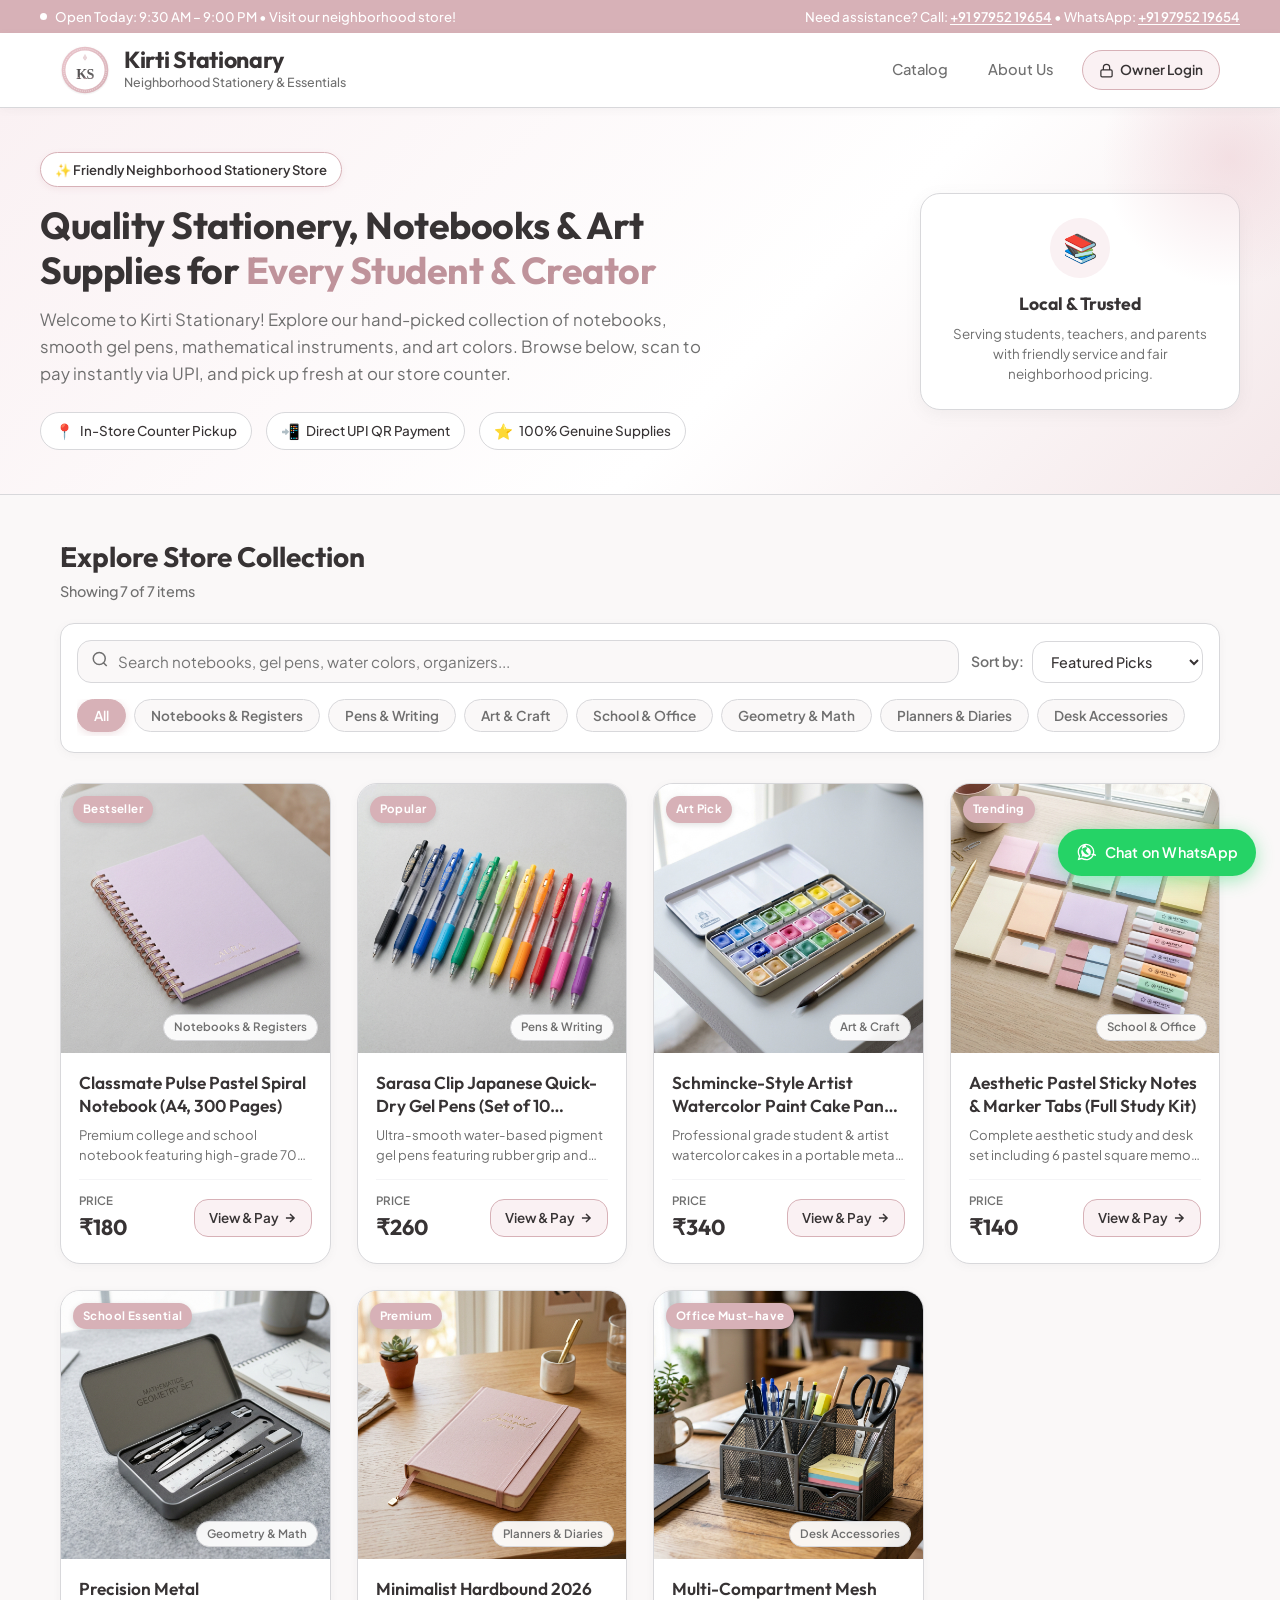
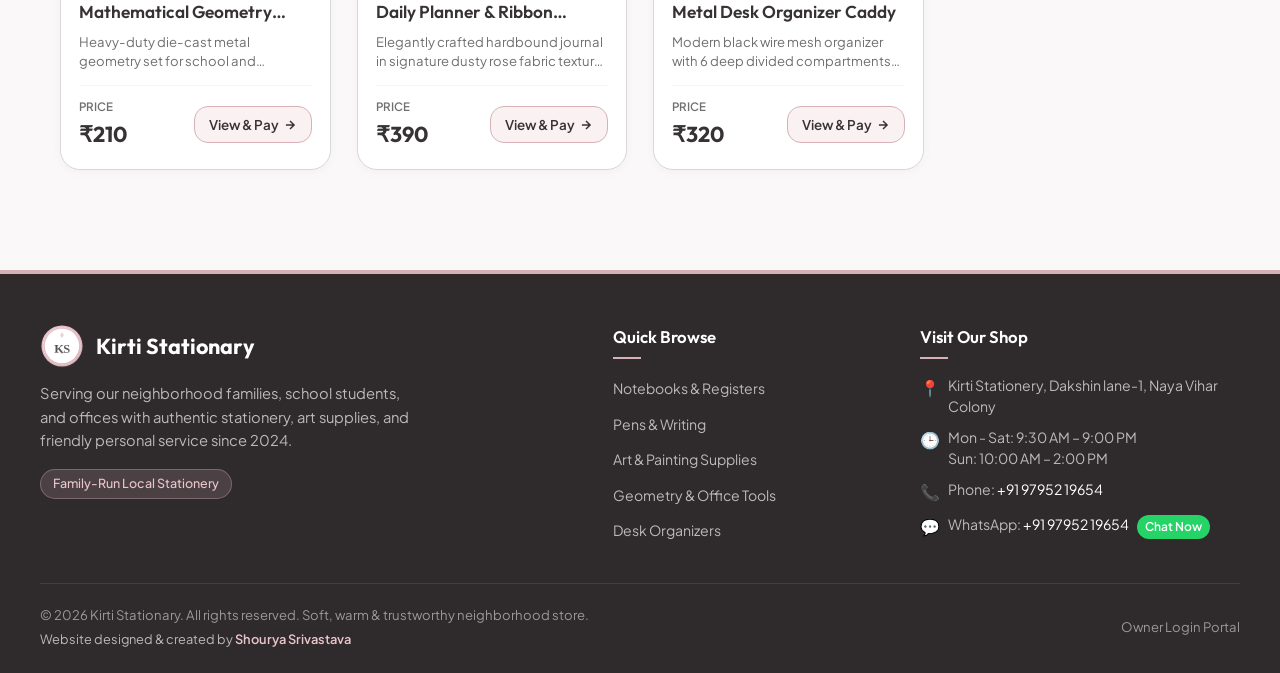
<file: index.html>
<!DOCTYPE html>
<html lang="en">
<head>
  <meta charset="UTF-8">
  <meta name="viewport" content="width=device-width, initial-scale=1.0">
  <title>Kirti Stationary — Your Neighborhood Stationery & Supplies Store</title>
  <meta name="description" content="Kirti Stationary offers quality school, college, and office stationery, notebooks, pens, art supplies, and desk accessories. Simple direct UPI payment and in-store pickup.">
  <link rel="icon" type="image/svg+xml" href="assets/images/logo.svg">

  <!-- Stylesheets -->
  <link rel="stylesheet" href="css/style.css">
  <link rel="stylesheet" href="css/home.css">
</head>
<body>

  <!-- Top Announcement Bar -->
  <aside class="top-announcement" aria-label="Store Announcement">
    <div class="top-announcement-inner">
      <div class="announcement-left">
        <span class="announcement-dot"></span>
        <span>Open Today: 9:30 AM – 9:00 PM • Visit our neighborhood store!</span>
      </div>
      <div class="announcement-contact">
        Need assistance? Call: <a href="tel:+919795219654">+91 97952 19654</a> • WhatsApp: <a href="https://wa.me/919795219654" target="_blank" rel="noopener">+91 97952 19654</a>
      </div>
    </div>
  </aside>

  <!-- Global Header -->
  <header class="site-header">
    <div class="header-container">
      <a href="index.html" class="brand-link" aria-label="Kirti Stationary Home">
        <img src="assets/images/logo.svg" alt="KS Monogram Logo" class="brand-logo-img" width="50" height="50">
        <div class="brand-info">
          <span class="brand-title">Kirti Stationary</span>
          <span class="brand-tagline">Neighborhood Stationery &amp; Essentials</span>
        </div>
      </a>

      <nav class="header-nav" aria-label="Main Navigation">
        <a href="#catalog" class="nav-link">Catalog</a>
        <a href="#about" class="nav-link">About Us</a>
        <a href="login.html" id="owner-nav-btn" class="btn-owner" title="Store Owner Portal">
          <svg width="15" height="15" viewBox="0 0 24 24" fill="none" stroke="currentColor" stroke-width="2">
            <rect x="3" y="11" width="18" height="11" rx="2" ry="2"></rect>
            <path d="M7 11V7a5 5 0 0 1 10 0v4"></path>
          </svg>
          Owner Login
        </a>
      </nav>
    </div>
  </header>

  <main>
    <!-- Store Warm Hero Section -->
    <section class="store-hero" aria-label="Welcome to Kirti Stationary">
      <div class="hero-container">
        <div class="hero-content">
          <div class="hero-eyebrow">
            <span>✨ Friendly Neighborhood Stationery Store</span>
          </div>
          <h1 class="hero-title">
            Quality Stationery, Notebooks &amp; Art Supplies for <span class="highlight">Every Student &amp; Creator</span>
          </h1>
          <p class="hero-subtitle">
            Welcome to Kirti Stationary! Explore our hand-picked collection of notebooks, smooth gel pens, mathematical instruments, and art colors. Browse below, scan to pay instantly via UPI, and pick up fresh at our store counter.
          </p>
          <div class="hero-highlights">
            <div class="hero-pill">
              <span class="icon">📍</span>
              <span>In-Store Counter Pickup</span>
            </div>
            <div class="hero-pill">
              <span class="icon">📲</span>
              <span>Direct UPI QR Payment</span>
            </div>
            <div class="hero-pill">
              <span class="icon">⭐</span>
              <span>100% Genuine Supplies</span>
            </div>
          </div>
        </div>

        <aside class="hero-aside-badge">
          <div class="hero-badge-icon">📚</div>
          <h2 class="hero-badge-title">Local &amp; Trusted</h2>
          <p class="hero-badge-text">Serving students, teachers, and parents with friendly service and fair neighborhood pricing.</p>
        </aside>
      </div>
    </section>

    <!-- Product Catalog Section -->
    <section class="catalog-section" id="catalog" aria-label="Stationery Products Catalog">
      <div class="catalog-header">
        <div class="catalog-title-row">
          <div>
            <h2 class="catalog-title">Explore Store Collection</h2>
            <p class="catalog-count" id="catalog-count">Showing items...</p>
          </div>
        </div>

        <!-- Controls: Search & Category Filter Bar -->
        <div class="controls-bar">
          <div class="search-row">
            <div class="search-input-wrapper">
              <span class="search-icon" aria-hidden="true">
                <svg width="18" height="18" viewBox="0 0 24 24" fill="none" stroke="currentColor" stroke-width="2">
                  <circle cx="11" cy="11" r="8"></circle>
                  <line x1="21" y1="21" x2="16.65" y2="16.65"></line>
                </svg>
              </span>
              <input type="search" id="search-input" class="search-input" placeholder="Search notebooks, gel pens, water colors, organizers..." aria-label="Search stationery products">
              <button type="button" id="search-clear-btn" class="search-clear-btn" aria-label="Clear search">✕</button>
            </div>

            <div class="sort-wrapper">
              <label for="sort-select" class="sort-label">Sort by:</label>
              <select id="sort-select" class="sort-select" aria-label="Sort products">
                <option value="featured">Featured Picks</option>
                <option value="price-low">Price: Low to High</option>
                <option value="price-high">Price: High to Low</option>
                <option value="name-asc">Name: A to Z</option>
              </select>
            </div>
          </div>

          <!-- Category Chips -->
          <div class="category-chips-list" id="category-chips" role="group" aria-label="Filter by category">
            <!-- Dynamically populated -->
          </div>
        </div>
      </div>

      <!-- Product Grid -->
      <div class="product-grid" id="product-grid" aria-live="polite">
        <!-- Dynamically rendered via js/app.js -->
      </div>
    </section>
  </main>

  <!-- Global Footer -->
  <footer class="site-footer" id="about">
    <div class="footer-container">
      <div class="footer-grid">
        <div class="footer-col-brand">
          <div class="footer-brand-header">
            <img src="assets/images/logo.svg" alt="KS Logo" class="footer-logo-img" width="44" height="44">
            <span class="footer-brand-title">Kirti Stationary</span>
          </div>
          <p class="footer-about-text">
            Serving our neighborhood families, school students, and offices with authentic stationery, art supplies, and friendly personal service since 2024.
          </p>
          <span class="footer-badge-tag">Family-Run Local Stationery</span>
        </div>

        <div class="footer-col-links">
          <h3 class="footer-heading">Quick Browse</h3>
          <ul class="footer-links-list">
            <li><a href="#catalog">Notebooks &amp; Registers</a></li>
            <li><a href="#catalog">Pens &amp; Writing</a></li>
            <li><a href="#catalog">Art &amp; Painting Supplies</a></li>
            <li><a href="#catalog">Geometry &amp; Office Tools</a></li>
            <li><a href="#catalog">Desk Organizers</a></li>
          </ul>
        </div>

        <div class="footer-col-contact">
          <h3 class="footer-heading">Visit Our Shop</h3>
          <div class="footer-contact-info">
            <div class="footer-contact-item">
              <span class="icon">📍</span>
              <span>Kirti Stationery, Dakshin lane-1, Naya Vihar Colony</span>
            </div>
            <div class="footer-contact-item">
              <span class="icon">🕒</span>
              <span>Mon - Sat: 9:30 AM – 9:00 PM<br>Sun: 10:00 AM – 2:00 PM</span>
            </div>
            <div class="footer-contact-item">
              <span class="icon">📞</span>
              <span>Phone: <a href="tel:+919795219654" class="footer-contact-link">+91 97952 19654</a></span>
            </div>
            <div class="footer-contact-item">
              <span class="icon">💬</span>
              <span>WhatsApp: <a href="https://wa.me/919795219654" target="_blank" rel="noopener" class="footer-contact-link">+91 97952 19654</a> <a href="https://wa.me/919795219654" target="_blank" rel="noopener" class="footer-whatsapp-badge">Chat Now</a></span>
            </div>
          </div>
        </div>
      </div>

      <div class="footer-bottom">
        <div class="footer-bottom-info">
          <p>&copy; 2026 Kirti Stationary. All rights reserved. Soft, warm &amp; trustworthy neighborhood store.</p>
          <p class="footer-credits">Website designed &amp; created by <strong>Shourya Srivastava</strong></p>
        </div>
        <div class="footer-bottom-links">
          <a href="login.html">Owner Login Portal</a>
        </div>
      </div>
    </div>
  </footer>

  <!-- Floating WhatsApp Quick Action Button -->
  <a href="https://wa.me/919795219654" target="_blank" rel="noopener" class="floating-whatsapp-btn" id="floating-whatsapp" aria-label="Contact Kirti Stationary on WhatsApp">
    <svg class="floating-whatsapp-icon" viewBox="0 0 24 24">
      <path d="M12.031 6.172c-3.181 0-5.767 2.586-5.768 5.766-.001 1.298.38 2.27 1.019 3.287l-.711 2.598 2.664-.699c.97.53 1.942.822 2.796.822 3.18 0 5.767-2.586 5.768-5.766 0-3.18-2.587-5.808-5.768-5.808zm3.389 8.212c-.144.405-.837.774-1.17.824-.312.045-.694.079-2.127-.514-1.832-.759-3.003-2.628-3.094-2.75-.09-.12-1.745-2.321-1.745-4.426 0-2.106 1.102-3.14 1.493-3.565.391-.424.851-.531 1.135-.531.283 0 .567.003.815.015.263.013.616-.098.963.737.362.871 1.237 3.019 1.346 3.24.11.22.183.479.036.773-.146.294-.22.476-.437.732-.217.256-.456.571-.652.767-.217.217-.442.453-.19.887.252.434 1.121 1.849 2.404 2.992 1.649 1.469 3.042 1.924 3.475 2.14.433.217.688.181.943-.109.255-.291 1.096-1.277 1.388-1.716.291-.439.582-.366.974-.22.392.146 2.486 1.171 2.913 1.385.427.214.713.321.817.498.105.178.105 1.026-.039 1.431z"/>
      <path d="M12 2C6.477 2 2 6.477 2 12c0 1.891.524 3.66 1.434 5.176L2 22l4.954-1.399C8.423 21.494 10.151 22 12 22c5.523 0 10-4.477 10-10S17.523 2 12 2zm0 18.2c-1.637 0-3.175-.487-4.469-1.326l-.321-.209-2.956.835.836-2.884-.229-.344C3.966 14.937 3.5 13.518 3.5 12c0-4.687 3.813-8.5 8.5-8.5s8.5 3.813 8.5 8.5-3.813 8.5-8.5 8.5z"/>
    </svg>
    <span>Chat on WhatsApp</span>
  </a>

  <!-- Scripts -->
  <script src="js/data.js"></script>
  <script src="js/auth.js"></script>
  <script src="js/app.js"></script>
</body>
</html>
</file>
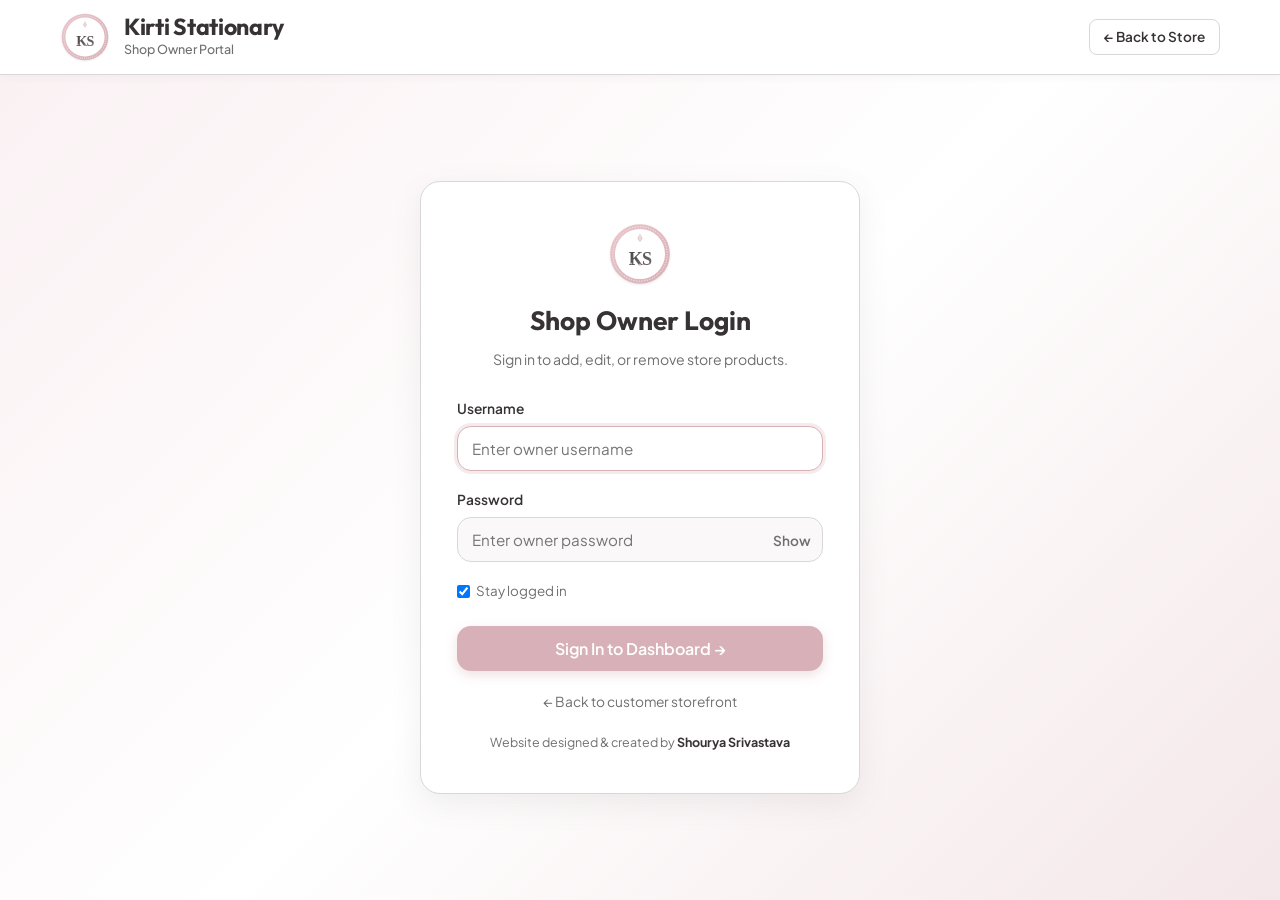
<file: dashboard.html>
<!DOCTYPE html>
<html lang="en">
<head>
  <meta charset="UTF-8">
  <meta name="viewport" content="width=device-width, initial-scale=1.0">
  <title>Owner Dashboard — Kirti Stationary</title>
  <meta name="description" content="Shop owner portal to add, edit, and manage products for Kirti Stationary.">
  <link rel="icon" type="image/svg+xml" href="assets/images/logo.svg">

  <!-- Stylesheets -->
  <link rel="stylesheet" href="css/style.css">
  <link rel="stylesheet" href="css/dashboard.css">
</head>
<body>

  <!-- Dashboard Top Header -->
  <header class="dashboard-header">
    <div class="dashboard-header-inner">
      <div class="dashboard-brand">
        <a href="index.html" title="View Customer Storefront" style="display:flex; align-items:center; gap:10px;">
          <img src="assets/images/logo.svg" alt="KS Logo" class="brand-logo-img" width="44" height="44">
          <div>
            <span class="brand-title" style="font-size:1.25rem;">Kirti Stationary</span>
            <span class="dashboard-badge-pill">Shop Owner Mode</span>
          </div>
        </a>
      </div>

      <div class="dashboard-user-actions">
        <a href="index.html" class="btn btn-secondary btn-sm" target="_blank" rel="noopener">
          👁️ View Live Store ↗
        </a>
        <button type="button" id="btn-logout" class="btn-logout" title="Sign out of Owner Portal">
          Sign Out
        </button>
      </div>
    </div>
  </header>

  <!-- Main Dashboard View -->
  <main class="dashboard-main">

    <!-- Welcome & Quick Stats Banner -->
    <section class="welcome-card" aria-label="Store Overview">
      <div class="welcome-text">
        <h1>Welcome, Store Owner! 👋</h1>
        <p>Manage your stationery catalog easily. All changes update instantly on your store.</p>
      </div>

      <div class="stats-group">
        <div class="stat-item">
          <div class="stat-value" id="stat-total-products">0</div>
          <div class="stat-label">Products Listed</div>
        </div>
        <div class="stat-item">
          <div class="stat-value" id="stat-total-categories">0</div>
          <div class="stat-label">Categories</div>
        </div>
      </div>
    </section>

    <!-- Action Bar -->
    <section class="dashboard-action-bar" aria-label="Catalog Actions">
      <div class="action-bar-left">
        <button type="button" id="btn-add-new-product" class="btn btn-primary">
          <span style="font-size:1.2rem; line-height:1;">+</span>
          <span>Add New Product</span>
        </button>

        <div class="dashboard-search-box">
          <span class="icon">🔍</span>
          <input type="text" id="dashboard-search" placeholder="Search catalog items..." aria-label="Search dashboard products">
        </div>
      </div>

      <div class="action-bar-right">
        <button type="button" id="btn-upi-settings" class="btn btn-secondary btn-sm" title="Configure UPI Payment details">
          ⚙️ UPI Settings
        </button>
        <button type="button" id="btn-reset-catalog" class="btn btn-secondary btn-sm" title="Restore sample catalog items">
          🔄 Reset Default Catalog
        </button>
      </div>
    </section>

    <!-- Products Table -->
    <section class="table-container" aria-label="Product Catalog List">
      <table class="products-table">
        <thead>
          <tr>
            <th>Photo</th>
            <th>Product Name &amp; Details</th>
            <th>Category</th>
            <th>Price</th>
            <th>Actions</th>
          </tr>
        </thead>
        <tbody id="products-table-body">
          <!-- Populated by js/dashboard.js -->
        </tbody>
      </table>
    </section>

  </main>

  <!-- ADD / EDIT PRODUCT MODAL -->
  <div class="modal-backdrop" id="product-modal" role="dialog" aria-modal="true" aria-labelledby="modal-title">
    <div class="modal-card">
      <div class="modal-header">
        <h2 class="modal-title" id="modal-title">Add New Stationery Product</h2>
        <button type="button" class="modal-close-btn" id="modal-close-btn" aria-label="Close modal">✕</button>
      </div>

      <form id="product-form">
        <input type="hidden" id="form-product-id">

        <div class="modal-body">
          <!-- 1. Photo Upload -->
          <div class="form-group">
            <label class="form-label">1. Product Photo</label>
            <div class="image-upload-container">
              <div class="image-preview-box">
                <img id="preview-img" class="image-preview-img" src="" alt="Photo Preview">
                <span id="preview-placeholder" class="image-preview-placeholder">No photo selected</span>
              </div>
              <div class="image-upload-controls">
                <label for="form-product-image-file" class="btn-upload-file">
                  📷 Choose Photo from Computer / Phone
                </label>
                <input type="file" id="form-product-image-file" class="file-input-hidden" accept="image/*">
                
                <span style="font-size:0.75rem; color:var(--charcoal-gray);">Or pick a matching sample stationery photo:</span>
                <div class="sample-photos-row">
                  <button type="button" class="sample-photo-btn" data-img="assets/images/notebook.jpg">Notebook</button>
                  <button type="button" class="sample-photo-btn" data-img="assets/images/pens.jpg">Gel Pens</button>
                  <button type="button" class="sample-photo-btn" data-img="assets/images/watercolors.jpg">Paints</button>
                  <button type="button" class="sample-photo-btn" data-img="assets/images/stickynotes.jpg">Sticky Notes</button>
                  <button type="button" class="sample-photo-btn" data-img="assets/images/geometry.jpg">Geometry Box</button>
                  <button type="button" class="sample-photo-btn" data-img="assets/images/planner.jpg">Planner</button>
                  <button type="button" class="sample-photo-btn" data-img="assets/images/organizer.jpg">Desk Stand</button>
                </div>
              </div>
            </div>
          </div>

          <!-- 2. Product Name -->
          <div class="form-group">
            <label for="form-product-name" class="form-label">2. Product Name</label>
            <input type="text" id="form-product-name" class="form-control" placeholder="e.g. Apsara Platinum Extra Dark Pencils (Pack of 10)" required>
          </div>

          <!-- 3. Category -->
          <div class="form-group">
            <label for="form-product-category" class="form-label">3. Category</label>
            <select id="form-product-category" class="form-control">
              <option value="Notebooks &amp; Registers">Notebooks &amp; Registers</option>
              <option value="Pens &amp; Writing">Pens &amp; Writing</option>
              <option value="Art &amp; Craft">Art &amp; Craft</option>
              <option value="School &amp; Office">School &amp; Office</option>
              <option value="Geometry &amp; Math">Geometry &amp; Math</option>
              <option value="Planners &amp; Diaries">Planners &amp; Diaries</option>
              <option value="Desk Accessories">Desk Accessories</option>
              <option value="General Stationery">General Stationery</option>
            </select>
          </div>

          <!-- 4. Price in ₹ -->
          <div class="form-group">
            <label for="form-product-price" class="form-label">4. Price (in Rupees ₹)</label>
            <input type="number" id="form-product-price" class="form-control" placeholder="e.g. 150" min="0" step="1" required>
          </div>

          <!-- 5. Short Description -->
          <div class="form-group">
            <label for="form-product-desc" class="form-label">5. Short Description (Friendly and simple)</label>
            <textarea id="form-product-desc" class="form-control" rows="3" placeholder="e.g. Premium smooth writing pencils with eraser and sharpener included. Ideal for school exams and everyday sketching."></textarea>
          </div>
        </div>

        <div class="modal-footer">
          <button type="button" class="btn btn-secondary" id="modal-cancel-btn">Cancel</button>
          <button type="submit" class="btn btn-primary" id="modal-save-btn">Save Product</button>
        </div>
      </form>
    </div>
  </div>

  <!-- DELETE CONFIRMATION MODAL -->
  <div class="modal-backdrop" id="delete-modal" role="dialog" aria-modal="true" aria-labelledby="delete-modal-title">
    <div class="modal-card" style="max-width:440px;">
      <div class="modal-header">
        <h2 class="modal-title" id="delete-modal-title" style="color:#C62828;">Remove Product?</h2>
      </div>
      <div class="modal-body">
        <p style="font-size:0.95rem; color:var(--charcoal-dark);">
          Are you sure you want to remove <strong id="delete-product-name">this product</strong> from your shop?
        </p>
        <p style="font-size:0.84rem; color:var(--charcoal-gray); margin-top:6px;">
          Customers will no longer be able to view or scan to pay for this item.
        </p>
      </div>
      <div class="modal-footer">
        <button type="button" class="btn btn-secondary" id="btn-cancel-delete">Keep Product</button>
        <button type="button" class="btn btn-primary" id="btn-confirm-delete" style="background-color:#C62828; border-color:#C62828;">
          Yes, Delete Product
        </button>
      </div>
    </div>
  </div>

  <!-- UPI SETTINGS MODAL -->
  <div class="modal-backdrop" id="settings-modal" role="dialog" aria-modal="true" aria-labelledby="settings-title">
    <div class="modal-card" style="max-width:500px;">
      <div class="modal-header">
        <h2 class="modal-title" id="settings-title">Shop UPI Payment Settings</h2>
        <button type="button" class="modal-close-btn" id="settings-modal-close">✕</button>
      </div>
      <form id="settings-form">
        <div class="modal-body">
          <div class="form-group">
            <label for="settings-upi-id" class="form-label">Shop Owner UPI ID</label>
            <input type="text" id="settings-upi-id" class="form-control" placeholder="e.g. kirtistationary@upi" required>
            <small style="color:var(--charcoal-gray); font-size:0.78rem;">Customers use this to transfer payment via Google Pay, PhonePe, Paytm, etc.</small>
          </div>

          <div class="form-group">
            <label for="settings-phone" class="form-label">Shop Contact / WhatsApp Number</label>
            <input type="text" id="settings-phone" class="form-control" placeholder="+91 97952 19654">
          </div>
        </div>
        <div class="modal-footer">
          <button type="button" class="btn btn-secondary" id="settings-modal-cancel">Cancel</button>
          <button type="submit" class="btn btn-primary">Save Settings</button>
        </div>
      </form>
    </div>
  </div>

  <!-- Toast Notice Container -->
  <div id="toast-notice" class="toast-notice" role="alert"></div>

  <!-- Scripts -->
  <script src="js/data.js"></script>
  <script src="js/auth.js"></script>
  <script src="js/dashboard.js"></script>
</body>
</html>
</file>
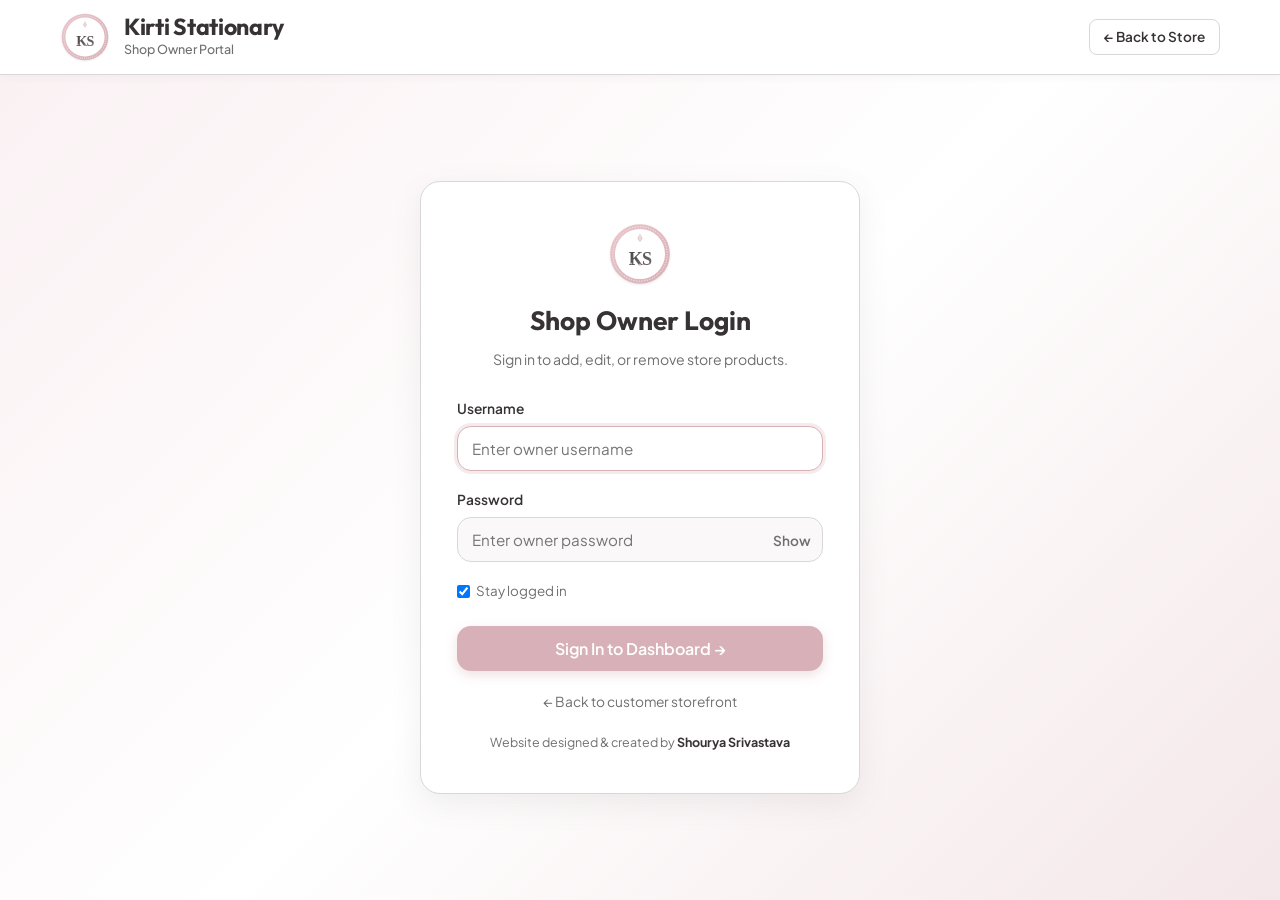
<file: login.html>
<!DOCTYPE html>
<html lang="en">
<head>
  <meta charset="UTF-8">
  <meta name="viewport" content="width=device-width, initial-scale=1.0">
  <title>Owner Login — Kirti Stationary</title>
  <meta name="description" content="Shop owner portal login for Kirti Stationary catalog management.">
  <link rel="icon" type="image/svg+xml" href="assets/images/logo.svg">

  <!-- Stylesheets -->
  <link rel="stylesheet" href="css/style.css">
  <style>
    .login-page-wrapper {
      min-height: calc(100vh - 80px);
      display: flex;
      align-items: center;
      justify-content: center;
      padding: 40px 20px;
      background: linear-gradient(135deg, #FAF1F3 0%, #FFFFFF 50%, #F4E7E9 100%);
    }

    .login-card {
      background-color: var(--card-bg);
      border: 1px solid var(--border-color);
      border-radius: var(--radius-lg);
      padding: 40px 36px;
      width: 100%;
      max-width: 440px;
      box-shadow: 0 10px 30px rgba(111, 111, 111, 0.1);
      position: relative;
    }

    .login-header {
      text-align: center;
      margin-bottom: 28px;
    }

    .login-logo {
      width: 64px;
      height: 64px;
      margin: 0 auto 14px;
      display: block;
    }

    .login-title {
      font-family: var(--font-heading);
      font-size: 1.65rem;
      font-weight: 700;
      color: var(--charcoal-dark);
      margin-bottom: 6px;
    }

    .login-subtitle {
      font-size: 0.88rem;
      color: var(--charcoal-gray);
    }

    .login-form {
      display: flex;
      flex-direction: column;
      gap: 18px;
    }

    .form-group {
      display: flex;
      flex-direction: column;
      gap: 6px;
    }

    .form-label {
      font-size: 0.86rem;
      font-weight: 600;
      color: var(--charcoal-dark);
    }

    .form-control-wrap {
      position: relative;
    }

    .form-control {
      width: 100%;
      padding: 12px 14px;
      border: 1px solid var(--border-color);
      border-radius: var(--radius-md);
      font-size: 0.95rem;
      background-color: var(--body-bg);
      color: var(--charcoal-dark);
      transition: all var(--transition-fast);
    }

    .form-control:focus {
      outline: none;
      border-color: var(--dusty-pink);
      background-color: #FFFFFF;
      box-shadow: 0 0 0 3px rgba(215, 177, 183, 0.25);
    }

    .btn-toggle-pass {
      position: absolute;
      right: 12px;
      top: 50%;
      transform: translateY(-50%);
      background: none;
      border: none;
      cursor: pointer;
      color: var(--charcoal-gray);
      font-size: 0.85rem;
      font-weight: 600;
    }

    .login-options {
      display: flex;
      align-items: center;
      justify-content: space-between;
      font-size: 0.84rem;
      color: var(--charcoal-gray);
    }

    .remember-label {
      display: flex;
      align-items: center;
      gap: 6px;
      cursor: pointer;
    }

    .btn-submit-login {
      width: 100%;
      padding: 12px;
      font-size: 1rem;
      margin-top: 6px;
    }

    .login-alert {
      padding: 12px 16px;
      border-radius: var(--radius-md);
      font-size: 0.86rem;
      margin-bottom: 16px;
      display: none;
      background-color: #FDEDED;
      color: #B71C1C;
      border: 1px solid #FFCDD2;
    }


    .back-store-link {
      display: inline-flex;
      align-items: center;
      gap: 6px;
      margin-top: 20px;
      font-size: 0.86rem;
      color: var(--charcoal-gray);
      justify-content: center;
      width: 100%;
    }

    .back-store-link:hover {
      color: var(--dusty-pink-dark);
    }

    @media (max-width: 480px) {
      .login-page-wrapper {
        padding: 20px 12px;
        min-height: calc(100vh - 65px);
      }

      .login-card {
        padding: 26px 18px;
        border-radius: var(--radius-md);
      }

      .login-title {
        font-size: 1.4rem;
      }

      .login-logo {
        width: 52px;
        height: 52px;
        margin-bottom: 10px;
      }

      .form-control {
        padding: 11px 12px;
        font-size: 16px;
      }
    }
  </style>
</head>
<body>

  <!-- Minimal Header -->
  <header class="site-header">
    <div class="header-container">
      <a href="index.html" class="brand-link">
        <img src="assets/images/logo.svg" alt="KS Monogram Logo" class="brand-logo-img" width="46" height="46">
        <div class="brand-info">
          <span class="brand-title">Kirti Stationary</span>
          <span class="brand-tagline">Shop Owner Portal</span>
        </div>
      </a>
      <a href="index.html" class="btn btn-secondary btn-sm">← Back to Store</a>
    </div>
  </header>

  <main class="login-page-wrapper">
    <div class="login-card">
      <div class="login-header">
        <img src="assets/images/logo.svg" alt="KS Logo" class="login-logo">
        <h1 class="login-title">Shop Owner Login</h1>
        <p class="login-subtitle">Sign in to add, edit, or remove store products.</p>
      </div>

      <!-- Error Alert -->
      <div id="login-alert" class="login-alert" role="alert"></div>

      <!-- Login Form -->
      <form id="login-form" class="login-form" novalidate>
        <div class="form-group">
          <label for="username" class="form-label">Username</label>
          <div class="form-control-wrap">
            <input type="text" id="username" class="form-control" placeholder="Enter owner username" required autocomplete="username" autofocus>
          </div>
        </div>

        <div class="form-group">
          <label for="password" class="form-label">Password</label>
          <div class="form-control-wrap">
            <input type="password" id="password" class="form-control" placeholder="Enter owner password" required autocomplete="current-password">
            <button type="button" id="btn-toggle-pass" class="btn-toggle-pass" aria-label="Toggle password visibility">Show</button>
          </div>
        </div>

        <div class="login-options">
          <label class="remember-label">
            <input type="checkbox" id="remember-me" checked>
            <span>Stay logged in</span>
          </label>
        </div>

        <button type="submit" id="btn-login-submit" class="btn btn-primary btn-submit-login">
          Sign In to Dashboard →
        </button>
      </form>


      <a href="index.html" class="back-store-link">
        ← Back to customer storefront
      </a>

      <div style="text-align: center; margin-top: 20px; font-size: 0.78rem; color: var(--charcoal-gray);">
        Website designed &amp; created by <strong style="color: var(--charcoal-dark);">Shourya Srivastava</strong>
      </div>
    </div>
  </main>

  <!-- Scripts -->
  <script src="js/data.js"></script>
  <script src="js/auth.js"></script>
  <script>
    document.addEventListener('DOMContentLoaded', () => {
      // If already logged in, redirect to dashboard
      redirectIfAuthenticated();

      const form = document.getElementById('login-form');
      const userInput = document.getElementById('username');
      const passInput = document.getElementById('password');
      const rememberInput = document.getElementById('remember-me');
      const alertBox = document.getElementById('login-alert');
      const togglePassBtn = document.getElementById('btn-toggle-pass');

      // Toggle password visibility
      if (togglePassBtn) {
        togglePassBtn.addEventListener('click', () => {
          const isPassword = passInput.type === 'password';
          passInput.type = isPassword ? 'text' : 'password';
          togglePassBtn.textContent = isPassword ? 'Hide' : 'Show';
        });
      }

      form.addEventListener('submit', (e) => {
        e.preventDefault();
        alertBox.style.display = 'none';

        const username = userInput.value;
        const password = passInput.value;
        const remember = rememberInput ? rememberInput.checked : false;

        const result = login(username, password, remember);

        if (result.success) {
          window.location.href = 'dashboard.html';
        } else {
          alertBox.textContent = result.error || 'Invalid credentials.';
          alertBox.style.display = 'block';
          passInput.focus();
        }
      });
    });
  </script>
</body>
</html>
</file>
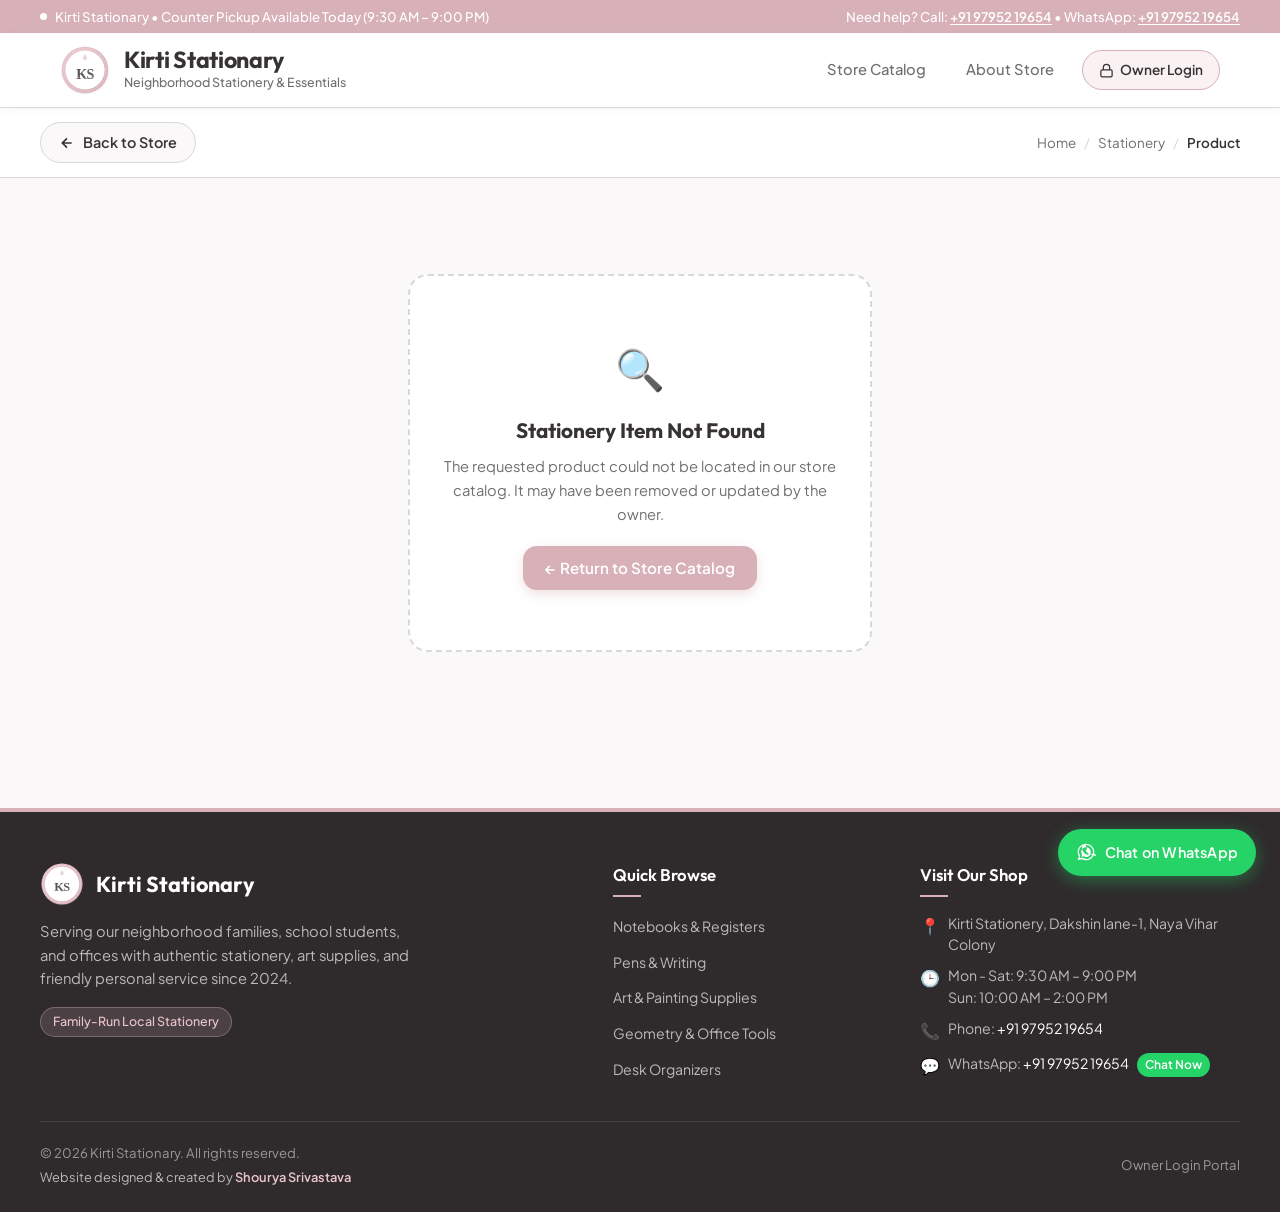
<file: product.html>
<!DOCTYPE html>
<html lang="en">
<head>
  <meta charset="UTF-8">
  <meta name="viewport" content="width=device-width, initial-scale=1.0">
  <title>Product Details — Kirti Stationary</title>
  <meta name="description" content="View product specifications, pricing, and scan UPI QR code to pay directly at Kirti Stationary.">
  <link rel="icon" type="image/svg+xml" href="assets/images/logo.svg">

  <!-- Stylesheets -->
  <link rel="stylesheet" href="css/style.css">
  <link rel="stylesheet" href="css/home.css">
  <link rel="stylesheet" href="css/product.css">
</head>
<body>

  <!-- Top Announcement Bar -->
  <aside class="top-announcement" aria-label="Store Announcement">
    <div class="top-announcement-inner">
      <div class="announcement-left">
        <span class="announcement-dot"></span>
        <span>Kirti Stationary • Counter Pickup Available Today (9:30 AM – 9:00 PM)</span>
      </div>
      <div class="announcement-contact">
        Need help? Call: <a href="tel:+919795219654">+91 97952 19654</a> • WhatsApp: <a href="https://wa.me/919795219654" target="_blank" rel="noopener">+91 97952 19654</a>
      </div>
    </div>
  </aside>

  <!-- Global Header -->
  <header class="site-header">
    <div class="header-container">
      <a href="index.html" class="brand-link" aria-label="Kirti Stationary Home">
        <img src="assets/images/logo.svg" alt="KS Monogram Logo" class="brand-logo-img" width="50" height="50">
        <div class="brand-info">
          <span class="brand-title">Kirti Stationary</span>
          <span class="brand-tagline">Neighborhood Stationery &amp; Essentials</span>
        </div>
      </a>

      <nav class="header-nav" aria-label="Main Navigation">
        <a href="index.html" class="nav-link">Store Catalog</a>
        <a href="index.html#about" class="nav-link">About Store</a>
        <a href="login.html" id="owner-nav-btn" class="btn-owner" title="Store Owner Portal">
          <svg width="15" height="15" viewBox="0 0 24 24" fill="none" stroke="currentColor" stroke-width="2">
            <rect x="3" y="11" width="18" height="11" rx="2" ry="2"></rect>
            <path d="M7 11V7a5 5 0 0 1 10 0v4"></path>
          </svg>
          Owner Login
        </a>
      </nav>
    </div>
  </header>

  <!-- Sub-Navigation & Breadcrumbs -->
  <nav class="product-nav-bar" aria-label="Product Navigation">
    <div class="product-nav-container">
      <a href="index.html" class="btn-back" id="btn-back" aria-label="Back to store catalog">
        <svg width="16" height="16" viewBox="0 0 24 24" fill="none" stroke="currentColor" stroke-width="2.5">
          <path d="M19 12H5M12 19l-7-7 7-7"/>
        </svg>
        Back to Store
      </a>

      <div class="breadcrumbs" aria-label="Breadcrumb">
        <a href="index.html">Home</a>
        <span class="breadcrumb-separator">/</span>
        <span id="breadcrumb-category">Stationery</span>
        <span class="breadcrumb-separator">/</span>
        <span class="breadcrumb-current" id="breadcrumb-name">Product</span>
      </div>
    </div>
  </nav>

  <!-- Main Product Detail View -->
  <main class="product-detail-main" id="product-detail-container">
    <div class="product-detail-grid">

      <!-- Left Column: Large Image & Reassurance -->
      <div class="product-media-card">
        <div class="product-main-image-wrap">
          <img id="product-main-image" class="product-main-image" src="assets/images/notebook.jpg" alt="Stationery Product Photo">
          <div class="product-badges-float" id="product-badge-float">
            <!-- Dynamic badge -->
          </div>
        </div>

        <div class="store-reassurance-box">
          <div class="reassurance-item">
            <span class="icon">🏬</span>
            <span><strong>Available at Counter:</strong> Ready for immediate pickup</span>
          </div>
          <div class="reassurance-item">
            <span class="icon">✨</span>
            <span><strong>100% Genuine:</strong> Authentic, brand-new stationery</span>
          </div>
          <div class="reassurance-item">
            <span class="icon">💬</span>
            <span><strong>Personal Support:</strong> Call shop directly for questions</span>
          </div>
        </div>
      </div>

      <!-- Right Column: Info & Scan to Pay -->
      <div class="product-info-panel">
        <span class="product-category-tag" id="product-category-tag">Notebooks &amp; Registers</span>
        <h1 class="product-detail-title" id="product-title">Classmate Pulse Pastel Spiral Notebook</h1>

        <div class="product-price-strip">
          <div>
            <span class="price-prefix">Store Price</span>
            <div class="product-detail-price" id="product-price">₹180</div>
          </div>
          <span class="product-tax-note">(Inclusive of all taxes)</span>
          <div class="product-stock-status">
            <span class="stock-indicator-dot"></span>
            <span>In Stock</span>
          </div>
        </div>

        <!-- Product Highlights Box -->
        <div class="product-highlights-box" id="product-features-box">
          <h2 class="highlights-title">Key Specifications &amp; Features</h2>
          <ul class="highlights-list" id="product-features-list">
            <!-- Populated via JS -->
          </ul>
        </div>

        <!-- Product Description -->
        <section class="product-description-section" aria-labelledby="desc-heading">
          <h2 class="section-label" id="desc-heading">Product Overview</h2>
          <p class="product-description-text" id="product-description">
            High quality stationery item from Kirti Stationary.
          </p>
        </section>

        <!-- SCAN TO PAY SECTION -->
        <section class="scan-pay-card" id="scan-to-pay" aria-labelledby="scan-pay-title">
          <div class="scan-pay-header">
            <div class="scan-pay-title-group">
              <div class="scan-pay-icon" aria-hidden="true">📲</div>
              <div>
                <h2 class="scan-pay-title" id="scan-pay-title">Scan to Pay via UPI</h2>
                <p class="scan-pay-subtitle">Pay directly to shop owner • Instant Counter Reservation</p>
              </div>
            </div>
            <div class="scan-pay-amount-pill">
              Pay: <span id="scan-pay-amount">₹180</span>
            </div>
          </div>

          <div class="scan-pay-body">
            <!-- QR Code Frame -->
            <div class="qr-code-frame">
              <img id="upi-qr-image" src="assets/qr/upi-qr.svg" alt="Shop Owner UPI QR Code" class="qr-code-img" width="170" height="200">
              <div class="qr-code-caption">Scan with any UPI App</div>
            </div>

            <!-- Steps & Details -->
            <div class="scan-pay-instructions">
              <div class="instruction-step">
                <span class="step-num">1</span>
                <div>Open <strong>Google Pay, PhonePe, Paytm, or BHIM</strong> on your phone.</div>
              </div>
              <div class="instruction-step">
                <span class="step-num">2</span>
                <div>Scan the QR code and enter <strong id="scan-pay-instruction-amount">₹180</strong>.</div>
              </div>
              <div class="instruction-step">
                <span class="step-num">3</span>
                <div>Show the payment screenshot at the shop counter or WhatsApp it to reserve!</div>
              </div>

              <!-- Owner UPI ID display with Copy Button -->
              <div class="upi-id-box">
                <div>
                  <div class="upi-id-label">Owner's UPI ID</div>
                  <div class="upi-id-text" id="upi-id-display">kirtistationary@upi</div>
                </div>
                <button type="button" class="btn-copy-upi" id="btn-copy-upi" aria-label="Copy Owner UPI ID">
                  📋 Copy UPI ID
                </button>
              </div>

              <!-- Mobile Intent / WhatsApp Buttons -->
              <div class="scan-pay-actions">
                <a href="#" id="btn-upi-mobile" class="btn-upi-mobile">
                  <span>📱 Tap to Pay on Mobile</span>
                </a>
                <a href="#" id="btn-whatsapp" target="_blank" rel="noopener" class="btn-whatsapp-confirm">
                  <span>💬 WhatsApp Confirmation</span>
                </a>
              </div>
            </div>
          </div>
        </section>

      </div>
    </div>

    <!-- Related Products -->
    <section class="related-products-section" id="related-products-section" aria-label="Related Stationery Products">
      <h2 class="related-title">Other Stationery You May Like</h2>
      <div class="product-grid" id="related-products-grid">
        <!-- Rendered via JS -->
      </div>
    </section>
  </main>

  <!-- Global Footer -->
  <footer class="site-footer">
    <div class="footer-container">
      <div class="footer-grid">
        <div class="footer-col-brand">
          <div class="footer-brand-header">
            <img src="assets/images/logo.svg" alt="KS Logo" class="footer-logo-img" width="44" height="44">
            <span class="footer-brand-title">Kirti Stationary</span>
          </div>
          <p class="footer-about-text">
            Serving our neighborhood families, school students, and offices with authentic stationery, art supplies, and friendly personal service since 2024.
          </p>
          <span class="footer-badge-tag">Family-Run Local Stationery</span>
        </div>

        <div class="footer-col-links">
          <h3 class="footer-heading">Quick Browse</h3>
          <ul class="footer-links-list">
            <li><a href="index.html#catalog">Notebooks &amp; Registers</a></li>
            <li><a href="index.html#catalog">Pens &amp; Writing</a></li>
            <li><a href="index.html#catalog">Art &amp; Painting Supplies</a></li>
            <li><a href="index.html#catalog">Geometry &amp; Office Tools</a></li>
            <li><a href="index.html#catalog">Desk Organizers</a></li>
          </ul>
        </div>

        <div class="footer-col-contact">
          <h3 class="footer-heading">Visit Our Shop</h3>
          <div class="footer-contact-info">
            <div class="footer-contact-item">
              <span class="icon">📍</span>
              <span>Kirti Stationery, Dakshin lane-1, Naya Vihar Colony</span>
            </div>
            <div class="footer-contact-item">
              <span class="icon">🕒</span>
              <span>Mon - Sat: 9:30 AM – 9:00 PM<br>Sun: 10:00 AM – 2:00 PM</span>
            </div>
            <div class="footer-contact-item">
              <span class="icon">📞</span>
              <span>Phone: <a href="tel:+919795219654" class="footer-contact-link">+91 97952 19654</a></span>
            </div>
            <div class="footer-contact-item">
              <span class="icon">💬</span>
              <span>WhatsApp: <a href="https://wa.me/919795219654" target="_blank" rel="noopener" class="footer-contact-link">+91 97952 19654</a> <a href="https://wa.me/919795219654" target="_blank" rel="noopener" class="footer-whatsapp-badge">Chat Now</a></span>
            </div>
          </div>
        </div>
      </div>

      <div class="footer-bottom">
        <div class="footer-bottom-info">
          <p>&copy; 2026 Kirti Stationary. All rights reserved.</p>
          <p class="footer-credits">Website designed &amp; created by <strong>Shourya Srivastava</strong></p>
        </div>
        <div class="footer-bottom-links">
          <a href="login.html">Owner Login Portal</a>
        </div>
      </div>
    </div>
  </footer>

  <!-- Floating WhatsApp Quick Action Button -->
  <a href="https://wa.me/919795219654" target="_blank" rel="noopener" class="floating-whatsapp-btn" id="floating-whatsapp" aria-label="Contact Kirti Stationary on WhatsApp">
    <svg class="floating-whatsapp-icon" viewBox="0 0 24 24">
      <path d="M12.031 6.172c-3.181 0-5.767 2.586-5.768 5.766-.001 1.298.38 2.27 1.019 3.287l-.711 2.598 2.664-.699c.97.53 1.942.822 2.796.822 3.18 0 5.767-2.586 5.768-5.766 0-3.18-2.587-5.808-5.768-5.808zm3.389 8.212c-.144.405-.837.774-1.17.824-.312.045-.694.079-2.127-.514-1.832-.759-3.003-2.628-3.094-2.75-.09-.12-1.745-2.321-1.745-4.426 0-2.106 1.102-3.14 1.493-3.565.391-.424.851-.531 1.135-.531.283 0 .567.003.815.015.263.013.616-.098.963.737.362.871 1.237 3.019 1.346 3.24.11.22.183.479.036.773-.146.294-.22.476-.437.732-.217.256-.456.571-.652.767-.217.217-.442.453-.19.887.252.434 1.121 1.849 2.404 2.992 1.649 1.469 3.042 1.924 3.475 2.14.433.217.688.181.943-.109.255-.291 1.096-1.277 1.388-1.716.291-.439.582-.366.974-.22.392.146 2.486 1.171 2.913 1.385.427.214.713.321.817.498.105.178.105 1.026-.039 1.431z"/>
      <path d="M12 2C6.477 2 2 6.477 2 12c0 1.891.524 3.66 1.434 5.176L2 22l4.954-1.399C8.423 21.494 10.151 22 12 22c5.523 0 10-4.477 10-10S17.523 2 12 2zm0 18.2c-1.637 0-3.175-.487-4.469-1.326l-.321-.209-2.956.835.836-2.884-.229-.344C3.966 14.937 3.5 13.518 3.5 12c0-4.687 3.813-8.5 8.5-8.5s8.5 3.813 8.5 8.5-3.813 8.5-8.5 8.5z"/>
    </svg>
    <span>Chat on WhatsApp</span>
  </a>

  <!-- Scripts -->
  <script src="js/data.js"></script>
  <script src="js/auth.js"></script>
  <script src="js/product.js"></script>
</body>
</html>
</file>
<file: css/style.css>
/* ==========================================================================
   KIRTI STATIONARY - GLOBAL DESIGN SYSTEM
   Brand Palette:
   - Dusty Pink: #D7B1B7 (primary accent, buttons, highlights)
   - Blush Pink: #EAC5CC (secondary accent, hover states, section backgrounds)
   - Light Gray: #D8D8DB (backgrounds, borders, cards)
   - Charcoal Gray: #6F6F6F (text, headings, footer)
   ========================================================================== */

@import url('https://fonts.googleapis.com/css2?family=Outfit:wght@400;500;600;700&family=Plus+Jakarta+Sans:wght@400;500;600;700&display=swap');

:root {
  /* Exact Specified Palette */
  --dusty-pink: #D7B1B7;
  --blush-pink: #EAC5CC;
  --light-gray: #D8D8DB;
  --charcoal-gray: #6F6F6F;

  /* Harmonized Shades & Tints */
  --dusty-pink-dark: #BF939B;
  --dusty-pink-light: #F4E7E9;
  --blush-pink-light: #FAF1F3;
  --charcoal-dark: #373334;
  --charcoal-light: #8E8A8B;
  --light-gray-light: #F4F4F6;
  --body-bg: #FAF8F8;
  --card-bg: #FFFFFF;
  --border-color: #D8D8DB;

  /* Typography */
  --font-heading: 'Outfit', -apple-system, BlinkMacSystemFont, 'Segoe UI', Roboto, sans-serif;
  --font-body: 'Plus Jakarta Sans', -apple-system, BlinkMacSystemFont, 'Segoe UI', Roboto, sans-serif;

  /* Radii */
  --radius-sm: 8px;
  --radius-md: 14px;
  --radius-lg: 20px;
  --radius-full: 9999px;

  /* Shadows */
  --shadow-subtle: 0 2px 8px rgba(111, 111, 111, 0.06);
  --shadow-card: 0 4px 16px rgba(111, 111, 111, 0.08);
  --shadow-hover: 0 10px 24px rgba(215, 177, 183, 0.28);

  /* Transitions */
  --transition-fast: 0.18s ease;
  --transition-normal: 0.25s cubic-bezier(0.16, 1, 0.3, 1);
}

/* ---------------- CSS Reset & Base ---------------- */
*, *::before, *::after {
  box-sizing: border-box;
  margin: 0;
  padding: 0;
}

html {
  scroll-behavior: smooth;
  font-size: 16px;
  overflow-x: hidden;
  -webkit-text-size-adjust: 100%;
}

body {
  font-family: var(--font-body);
  background-color: var(--body-bg);
  color: var(--charcoal-dark);
  line-height: 1.6;
  min-height: 100vh;
  display: flex;
  flex-direction: column;
  -webkit-font-smoothing: antialiased;
  overflow-x: hidden;
  width: 100%;
}

main {
  flex: 1;
}

a {
  color: inherit;
  text-decoration: none;
  transition: color var(--transition-fast);
}

img {
  max-width: 100%;
  height: auto;
  display: block;
}

button, input, textarea, select {
  font-family: inherit;
  font-size: inherit;
}

/* ---------------- Top Announcement Bar ---------------- */
.top-announcement {
  background: var(--dusty-pink);
  color: #FFFFFF;
  font-size: 0.825rem;
  font-weight: 500;
  padding: 6px 16px;
  text-align: center;
}

.top-announcement-inner {
  max-width: 1200px;
  margin: 0 auto;
  display: flex;
  align-items: center;
  justify-content: space-between;
  gap: 12px;
}

.announcement-left {
  display: flex;
  align-items: center;
  gap: 8px;
}

.announcement-dot {
  width: 7px;
  height: 7px;
  background-color: #FFFFFF;
  border-radius: 50%;
  display: inline-block;
}

.announcement-contact a {
  color: #FFFFFF;
  text-decoration: underline;
  text-underline-offset: 2px;
  font-weight: 600;
}

/* ---------------- Global Header ---------------- */
.site-header {
  background-color: var(--card-bg);
  border-bottom: 1px solid var(--border-color);
  position: sticky;
  top: 0;
  z-index: 100;
  box-shadow: var(--shadow-subtle);
}

.header-container {
  max-width: 1200px;
  margin: 0 auto;
  padding: 12px 20px;
  display: flex;
  align-items: center;
  justify-content: space-between;
  gap: 20px;
}

.brand-link {
  display: flex;
  align-items: center;
  gap: 14px;
  text-decoration: none;
}

.brand-logo-img {
  width: 50px;
  height: 50px;
  flex-shrink: 0;
  border-radius: 50%;
  transition: transform var(--transition-normal);
}

.brand-link:hover .brand-logo-img {
  transform: scale(1.05) rotate(-3deg);
}

.brand-info {
  display: flex;
  flex-direction: column;
}

.brand-title {
  font-family: var(--font-heading);
  font-size: 1.45rem;
  font-weight: 700;
  color: var(--charcoal-dark);
  line-height: 1.15;
  letter-spacing: -0.3px;
}

.brand-tagline {
  font-size: 0.78rem;
  color: var(--charcoal-gray);
  font-weight: 500;
}

.header-nav {
  display: flex;
  align-items: center;
  gap: 16px;
}

.nav-link {
  font-size: 0.92rem;
  font-weight: 500;
  color: var(--charcoal-gray);
  padding: 6px 12px;
  border-radius: var(--radius-sm);
  transition: all var(--transition-fast);
}

.nav-link:hover {
  color: var(--charcoal-dark);
  background-color: var(--blush-pink-light);
}

.btn-owner {
  display: inline-flex;
  align-items: center;
  gap: 6px;
  padding: 8px 16px;
  border-radius: var(--radius-full);
  font-size: 0.85rem;
  font-weight: 600;
  color: var(--charcoal-dark);
  background-color: var(--blush-pink-light);
  border: 1px solid var(--dusty-pink);
  transition: all var(--transition-fast);
}

.btn-owner:hover {
  background-color: var(--dusty-pink);
  color: #FFFFFF;
  border-color: var(--dusty-pink);
  box-shadow: 0 2px 8px rgba(215, 177, 183, 0.4);
}

/* ---------------- Buttons ---------------- */
.btn {
  display: inline-flex;
  align-items: center;
  justify-content: center;
  gap: 8px;
  padding: 10px 22px;
  border-radius: var(--radius-md);
  font-weight: 600;
  font-size: 0.95rem;
  border: none;
  cursor: pointer;
  transition: all var(--transition-normal);
  text-decoration: none;
}

.btn-primary {
  background-color: var(--dusty-pink);
  color: #FFFFFF;
  box-shadow: 0 4px 12px rgba(215, 177, 183, 0.4);
}

.btn-primary:hover {
  background-color: var(--dusty-pink-dark);
  transform: translateY(-1px);
  box-shadow: 0 6px 16px rgba(215, 177, 183, 0.5);
}

.btn-secondary {
  background-color: var(--card-bg);
  color: var(--charcoal-dark);
  border: 1px solid var(--border-color);
}

.btn-secondary:hover {
  background-color: var(--blush-pink-light);
  border-color: var(--dusty-pink);
}

.btn-blush {
  background-color: var(--blush-pink);
  color: var(--charcoal-dark);
}

.btn-blush:hover {
  background-color: var(--dusty-pink);
  color: #FFFFFF;
}

.btn-sm {
  padding: 6px 14px;
  font-size: 0.85rem;
  border-radius: var(--radius-sm);
}

.btn-lg {
  padding: 14px 28px;
  font-size: 1.05rem;
  border-radius: var(--radius-lg);
}

/* ---------------- Global Badge Styles ---------------- */
.badge {
  display: inline-block;
  padding: 4px 10px;
  border-radius: var(--radius-full);
  font-size: 0.72rem;
  font-weight: 600;
  letter-spacing: 0.3px;
  text-transform: uppercase;
}

.badge-blush {
  background-color: var(--blush-pink);
  color: var(--charcoal-dark);
}

.badge-dusty {
  background-color: var(--dusty-pink);
  color: #FFFFFF;
}

.badge-gray {
  background-color: var(--light-gray-light);
  color: var(--charcoal-gray);
  border: 1px solid var(--border-color);
}

/* ---------------- Global Footer ---------------- */
.site-footer {
  background-color: #2F2A2C;
  color: #E2DFE1;
  border-top: 4px solid var(--dusty-pink);
  margin-top: 60px;
  padding: 50px 20px 24px;
}

.footer-container {
  max-width: 1200px;
  margin: 0 auto;
}

.footer-grid {
  display: grid;
  grid-template-columns: 2fr 1fr 1.2fr;
  gap: 40px;
  margin-bottom: 40px;
}

.footer-col-brand .footer-brand-header {
  display: flex;
  align-items: center;
  gap: 12px;
  margin-bottom: 14px;
}

.footer-logo-img {
  width: 44px;
  height: 44px;
  border-radius: 50%;
}

.footer-brand-title {
  font-family: var(--font-heading);
  font-size: 1.35rem;
  font-weight: 700;
  color: #FFFFFF;
}

.footer-about-text {
  font-size: 0.92rem;
  color: #BDB9BA;
  line-height: 1.6;
  max-width: 380px;
  margin-bottom: 16px;
}

.footer-badge-tag {
  display: inline-block;
  background-color: rgba(234, 197, 204, 0.15);
  color: var(--blush-pink);
  border: 1px solid rgba(234, 197, 204, 0.3);
  padding: 4px 12px;
  border-radius: var(--radius-full);
  font-size: 0.78rem;
  font-weight: 500;
}

.footer-heading {
  font-family: var(--font-heading);
  font-size: 1.05rem;
  font-weight: 600;
  color: #FFFFFF;
  margin-bottom: 16px;
  position: relative;
  padding-bottom: 8px;
}

.footer-heading::after {
  content: '';
  position: absolute;
  left: 0;
  bottom: 0;
  width: 28px;
  height: 2px;
  background-color: var(--dusty-pink);
}

.footer-links-list {
  list-style: none;
  display: flex;
  flex-direction: column;
  gap: 10px;
}

.footer-links-list a {
  color: #BDB9BA;
  font-size: 0.88rem;
  transition: all var(--transition-fast);
}

.footer-links-list a:hover {
  color: var(--blush-pink);
  transform: translateX(4px);
  display: inline-block;
}

.footer-contact-info {
  display: flex;
  flex-direction: column;
  gap: 10px;
  font-size: 0.88rem;
  color: #BDB9BA;
}

.footer-contact-item {
  display: flex;
  align-items: flex-start;
  gap: 8px;
  line-height: 1.5;
}

.footer-contact-item span.icon {
  color: var(--blush-pink);
  font-size: 1rem;
  flex-shrink: 0;
  margin-top: 1px;
}

.footer-bottom {
  border-top: 1px solid #443E40;
  padding-top: 20px;
  display: flex;
  align-items: center;
  justify-content: space-between;
  flex-wrap: wrap;
  gap: 12px;
  font-size: 0.82rem;
  color: #9C9799;
}

.footer-bottom-info {
  display: flex;
  flex-direction: column;
  gap: 4px;
}

.footer-credits {
  font-size: 0.80rem;
  color: #BDB9BA;
}

.footer-credits strong {
  color: var(--blush-pink);
  font-weight: 600;
}

.footer-bottom-links {
  display: flex;
  align-items: center;
  gap: 16px;
}

.footer-bottom-links a:hover {
  color: var(--blush-pink);
}

/* ---------------- Responsive Styles ---------------- */
@media (max-width: 860px) {
  .footer-grid {
    grid-template-columns: 1fr;
    gap: 28px;
  }

  .top-announcement-inner {
    flex-direction: column;
    gap: 4px;
    padding: 2px 0;
  }
}

@media (max-width: 580px) {
  .top-announcement {
    font-size: 0.76rem;
    padding: 6px 12px;
  }

  .announcement-left {
    display: none;
  }

  .announcement-contact {
    font-size: 0.78rem;
    font-weight: 600;
    display: flex;
    align-items: center;
    justify-content: center;
    flex-wrap: wrap;
    gap: 6px;
    text-align: center;
  }

  .header-container {
    padding: 8px 12px;
    gap: 8px;
  }

  .brand-logo-img {
    width: 38px;
    height: 38px;
  }

  .brand-title {
    font-size: 1.15rem;
  }

  .brand-tagline {
    display: none;
  }

  .header-nav {
    gap: 4px;
  }

  .nav-link {
    font-size: 0.80rem;
    padding: 5px 8px;
  }

  .btn-owner {
    padding: 6px 10px;
    font-size: 0.76rem;
    gap: 4px;
  }

  .btn-owner svg {
    display: none;
  }

  .site-footer {
    padding: 36px 14px 20px;
    margin-top: 40px;
  }

  .footer-bottom {
    flex-direction: column;
    text-align: center;
    gap: 12px;
  }

  .footer-bottom-info {
    text-align: center;
  }

  .footer-bottom-links {
    justify-content: center;
  }

  /* Prevent automatic iOS input zoom */
  input[type="text"],
  input[type="password"],
  input[type="search"],
  input[type="number"],
  textarea,
  select {
    font-size: 16px !important;
  }
}

@media (max-width: 380px) {
  .brand-title {
    font-size: 1.05rem;
  }

  .nav-link {
    display: none;
  }

  .header-container {
    padding: 8px 10px;
  }
}

/* ---------------- WhatsApp Contact & Floating Button ---------------- */
.footer-contact-link {
  color: #FFFFFF;
  text-decoration: none;
  transition: color var(--transition-fast);
}

.footer-contact-link:hover {
  color: var(--blush-pink);
  text-decoration: underline;
}

.footer-whatsapp-badge {
  display: inline-flex;
  align-items: center;
  gap: 5px;
  background-color: #25D366;
  color: #FFFFFF !important;
  font-size: 0.75rem;
  font-weight: 600;
  padding: 3px 8px;
  border-radius: var(--radius-full);
  text-decoration: none !important;
  margin-left: 6px;
  vertical-align: middle;
  transition: transform var(--transition-fast), background-color var(--transition-fast);
}

.footer-whatsapp-badge:hover {
  background-color: #1EBE5D;
  transform: translateY(-1px);
}

.floating-whatsapp-btn {
  position: fixed;
  bottom: 24px;
  right: 24px;
  z-index: 990;
  display: inline-flex;
  align-items: center;
  gap: 9px;
  background-color: #25D366;
  color: #FFFFFF !important;
  padding: 12px 18px;
  border-radius: var(--radius-full);
  box-shadow: 0 4px 18px rgba(37, 211, 102, 0.42);
  font-weight: 600;
  font-size: 0.90rem;
  letter-spacing: 0.2px;
  text-decoration: none !important;
  transition: all var(--transition-fast);
  -webkit-tap-highlight-color: transparent;
}

.floating-whatsapp-btn:hover {
  background-color: #1EBE5D;
  transform: translateY(-3px) scale(1.03);
  box-shadow: 0 6px 24px rgba(37, 211, 102, 0.52);
  color: #FFFFFF !important;
}

.floating-whatsapp-btn:active {
  transform: scale(0.97);
}

.floating-whatsapp-icon {
  width: 20px;
  height: 20px;
  fill: currentColor;
  flex-shrink: 0;
}

@media (max-width: 580px) {
  .floating-whatsapp-btn {
    bottom: calc(14px + env(safe-area-inset-bottom, 0px));
    right: 14px;
    padding: 10px 14px;
    font-size: 0.82rem;
    gap: 7px;
  }

  .floating-whatsapp-icon {
    width: 18px;
    height: 18px;
  }
}

@media (max-width: 360px) {
  .floating-whatsapp-btn {
    padding: 8px 12px;
    font-size: 0.78rem;
  }
}
</file>
<file: css/home.css>
/* ==========================================================================
   HOMEPAGE STYLES - KIRTI STATIONARY
   ========================================================================== */

/* ---------------- Hero Section ---------------- */
.store-hero {
  background: linear-gradient(135deg, #FAF1F3 0%, #FFFFFF 60%, #F4E7E9 100%);
  border-bottom: 1px solid var(--border-color);
  padding: 44px 20px;
  position: relative;
  overflow: hidden;
}

.store-hero::before {
  content: '';
  position: absolute;
  top: -80px;
  right: -80px;
  width: 260px;
  height: 260px;
  background: radial-gradient(circle, var(--blush-pink) 0%, rgba(234, 197, 204, 0) 70%);
  opacity: 0.45;
  border-radius: 50%;
  pointer-events: none;
}

.hero-container {
  max-width: 1200px;
  margin: 0 auto;
  display: flex;
  align-items: center;
  justify-content: space-between;
  gap: 32px;
}

.hero-content {
  max-width: 680px;
}

.hero-eyebrow {
  display: inline-flex;
  align-items: center;
  gap: 8px;
  background-color: var(--card-bg);
  border: 1px solid var(--dusty-pink);
  color: var(--charcoal-dark);
  font-size: 0.82rem;
  font-weight: 600;
  padding: 6px 14px;
  border-radius: var(--radius-full);
  margin-bottom: 16px;
  box-shadow: 0 2px 6px rgba(215, 177, 183, 0.2);
}

.hero-title {
  font-family: var(--font-heading);
  font-size: 2.35rem;
  font-weight: 700;
  color: var(--charcoal-dark);
  line-height: 1.2;
  margin-bottom: 14px;
  letter-spacing: -0.5px;
}

.hero-title span.highlight {
  color: var(--dusty-pink-dark);
  position: relative;
  display: inline-block;
}

.hero-subtitle {
  font-size: 1.05rem;
  color: var(--charcoal-gray);
  line-height: 1.6;
  margin-bottom: 24px;
}

.hero-highlights {
  display: flex;
  flex-wrap: wrap;
  gap: 14px;
}

.hero-pill {
  display: flex;
  align-items: center;
  gap: 6px;
  font-size: 0.84rem;
  color: var(--charcoal-dark);
  background-color: #FFFFFF;
  padding: 6px 14px;
  border-radius: var(--radius-full);
  border: 1px solid var(--border-color);
  font-weight: 500;
}

.hero-pill .icon {
  color: var(--dusty-pink);
  font-size: 0.95rem;
}

.hero-aside-badge {
  background: var(--card-bg);
  border: 1px solid var(--border-color);
  border-radius: var(--radius-lg);
  padding: 24px;
  max-width: 320px;
  box-shadow: var(--shadow-card);
  text-align: center;
  flex-shrink: 0;
}

.hero-badge-icon {
  width: 60px;
  height: 60px;
  margin: 0 auto 12px;
  background-color: var(--blush-pink-light);
  border-radius: 50%;
  display: flex;
  align-items: center;
  justify-content: center;
  font-size: 1.75rem;
}

.hero-badge-title {
  font-family: var(--font-heading);
  font-size: 1.1rem;
  font-weight: 700;
  color: var(--charcoal-dark);
  margin-bottom: 6px;
}

.hero-badge-text {
  font-size: 0.84rem;
  color: var(--charcoal-gray);
  line-height: 1.5;
}

/* ---------------- Catalog Section ---------------- */
.catalog-section {
  max-width: 1200px;
  margin: 40px auto;
  padding: 0 20px;
}

.catalog-header {
  margin-bottom: 24px;
}

.catalog-title-row {
  display: flex;
  align-items: flex-end;
  justify-content: space-between;
  flex-wrap: wrap;
  gap: 16px;
  margin-bottom: 20px;
}

.catalog-title {
  font-family: var(--font-heading);
  font-size: 1.75rem;
  font-weight: 700;
  color: var(--charcoal-dark);
}

.catalog-count {
  font-size: 0.9rem;
  color: var(--charcoal-gray);
  font-weight: 500;
}

/* ---------------- Search & Filter Controls ---------------- */
.controls-bar {
  background-color: var(--card-bg);
  border: 1px solid var(--border-color);
  border-radius: var(--radius-md);
  padding: 16px;
  box-shadow: var(--shadow-subtle);
  display: flex;
  flex-direction: column;
  gap: 16px;
  margin-bottom: 30px;
}

.search-row {
  display: flex;
  align-items: center;
  gap: 12px;
  flex-wrap: wrap;
}

.search-input-wrapper {
  position: relative;
  flex: 1;
  min-width: 240px;
}

.search-icon {
  position: absolute;
  left: 14px;
  top: 50%;
  transform: translateY(-50%);
  color: var(--charcoal-gray);
  pointer-events: none;
}

.search-input {
  width: 100%;
  padding: 11px 40px 11px 40px;
  border: 1px solid var(--border-color);
  border-radius: var(--radius-md);
  background-color: var(--body-bg);
  color: var(--charcoal-dark);
  font-size: 0.95rem;
  transition: all var(--transition-fast);
}

.search-input:focus {
  outline: none;
  border-color: var(--dusty-pink);
  background-color: #FFFFFF;
  box-shadow: 0 0 0 3px rgba(215, 177, 183, 0.25);
}

.search-clear-btn {
  position: absolute;
  right: 10px;
  top: 50%;
  transform: translateY(-50%);
  background: none;
  border: none;
  color: var(--charcoal-gray);
  cursor: pointer;
  font-size: 1.1rem;
  padding: 8px 10px;
  display: none;
  line-height: 1;
  border-radius: 50%;
}

.sort-wrapper {
  display: flex;
  align-items: center;
  gap: 8px;
}

.sort-label {
  font-size: 0.88rem;
  font-weight: 600;
  color: var(--charcoal-gray);
  white-space: nowrap;
}

.sort-select {
  padding: 10px 14px;
  border: 1px solid var(--border-color);
  border-radius: var(--radius-md);
  background-color: var(--card-bg);
  color: var(--charcoal-dark);
  font-size: 0.9rem;
  font-weight: 500;
  cursor: pointer;
  transition: border-color var(--transition-fast);
}

.sort-select:focus {
  outline: none;
  border-color: var(--dusty-pink);
}

/* Category Filter Chips */
.category-chips-list {
  display: flex;
  align-items: center;
  gap: 8px;
  overflow-x: auto;
  padding-bottom: 4px;
  scrollbar-width: none;
  -ms-overflow-style: none;
  -webkit-overflow-scrolling: touch;
}

.category-chips-list::-webkit-scrollbar {
  display: none;
}

.category-chip {
  padding: 7px 16px;
  border-radius: var(--radius-full);
  font-size: 0.85rem;
  font-weight: 600;
  background-color: var(--body-bg);
  color: var(--charcoal-gray);
  border: 1px solid var(--border-color);
  cursor: pointer;
  white-space: nowrap;
  transition: all var(--transition-fast);
}

.category-chip:hover {
  background-color: var(--blush-pink-light);
  color: var(--charcoal-dark);
  border-color: var(--dusty-pink);
}

.category-chip.active {
  background-color: var(--dusty-pink);
  color: #FFFFFF;
  border-color: var(--dusty-pink);
  box-shadow: 0 2px 8px rgba(215, 177, 183, 0.4);
}

/* ---------------- Product Grid ---------------- */
.product-grid {
  display: grid;
  grid-template-columns: repeat(auto-fill, minmax(260px, 1fr));
  gap: 26px;
}

/* Product Card */
.product-card {
  background-color: var(--card-bg);
  border: 1px solid var(--border-color);
  border-radius: var(--radius-lg);
  overflow: hidden;
  display: flex;
  flex-direction: column;
  box-shadow: var(--shadow-subtle);
  transition: all var(--transition-normal);
  position: relative;
  text-decoration: none;
  color: inherit;
  cursor: pointer;
}

.product-card:hover {
  transform: translateY(-4px);
  box-shadow: var(--shadow-hover);
  border-color: var(--dusty-pink);
}

.product-card-image-wrap {
  position: relative;
  width: 100%;
  aspect-ratio: 1 / 1;
  background-color: #F8F7F9;
  overflow: hidden;
}

.product-card-image {
  width: 100%;
  height: 100%;
  object-fit: cover;
  transition: transform 0.4s ease;
}

.product-card:hover .product-card-image {
  transform: scale(1.04);
}

.product-card-badge {
  position: absolute;
  top: 12px;
  left: 12px;
  background: var(--dusty-pink);
  color: #FFFFFF;
  font-size: 0.72rem;
  font-weight: 700;
  padding: 4px 10px;
  border-radius: var(--radius-full);
  box-shadow: 0 2px 6px rgba(0, 0, 0, 0.12);
  letter-spacing: 0.4px;
}

.product-card-category {
  position: absolute;
  bottom: 12px;
  right: 12px;
  background: rgba(255, 255, 255, 0.92);
  backdrop-filter: blur(4px);
  color: var(--charcoal-gray);
  border: 1px solid var(--border-color);
  font-size: 0.72rem;
  font-weight: 600;
  padding: 3px 10px;
  border-radius: var(--radius-full);
}

.product-card-body {
  padding: 18px;
  display: flex;
  flex-direction: column;
  flex: 1;
}

.product-card-title {
  font-family: var(--font-heading);
  font-size: 1.08rem;
  font-weight: 600;
  color: var(--charcoal-dark);
  line-height: 1.35;
  margin-bottom: 8px;
  display: -webkit-box;
  -webkit-line-clamp: 2;
  -webkit-box-orient: vertical;
  overflow: hidden;
  height: 2.7em;
}

.product-card-desc-snippet {
  font-size: 0.82rem;
  color: var(--charcoal-gray);
  line-height: 1.5;
  margin-bottom: 14px;
  display: -webkit-box;
  -webkit-line-clamp: 2;
  -webkit-box-orient: vertical;
  overflow: hidden;
}

.product-card-footer {
  margin-top: auto;
  display: flex;
  align-items: center;
  justify-content: space-between;
  gap: 8px;
  border-top: 1px solid var(--light-gray-light);
  padding-top: 12px;
}

.product-card-price-block {
  display: flex;
  flex-direction: column;
}

.price-prefix {
  font-size: 0.72rem;
  color: var(--charcoal-gray);
  text-transform: uppercase;
  font-weight: 600;
}

.product-card-price {
  font-family: var(--font-heading);
  font-size: 1.35rem;
  font-weight: 700;
  color: var(--charcoal-dark);
}

.product-card-btn {
  background-color: var(--blush-pink-light);
  color: var(--charcoal-dark);
  border: 1px solid var(--dusty-pink);
  padding: 7px 14px;
  border-radius: var(--radius-md);
  font-size: 0.84rem;
  font-weight: 600;
  display: inline-flex;
  align-items: center;
  gap: 4px;
  transition: all var(--transition-fast);
}

.product-card:hover .product-card-btn {
  background-color: var(--dusty-pink);
  color: #FFFFFF;
  border-color: var(--dusty-pink);
}

/* ---------------- Empty State ---------------- */
.catalog-empty-state {
  text-align: center;
  padding: 60px 20px;
  background-color: var(--card-bg);
  border: 2px dashed var(--border-color);
  border-radius: var(--radius-lg);
  margin-top: 20px;
}

.empty-state-icon {
  font-size: 2.5rem;
  margin-bottom: 14px;
}

.empty-state-title {
  font-family: var(--font-heading);
  font-size: 1.3rem;
  font-weight: 700;
  color: var(--charcoal-dark);
  margin-bottom: 8px;
}

.empty-state-text {
  font-size: 0.92rem;
  color: var(--charcoal-gray);
  max-width: 420px;
  margin: 0 auto 20px;
}

/* ---------------- Responsive ---------------- */
@media (max-width: 860px) {
  .hero-container {
    flex-direction: column;
    align-items: flex-start;
  }

  .hero-aside-badge {
    display: none;
  }

  .hero-title {
    font-size: 1.95rem;
  }

  .catalog-section {
    margin: 30px auto;
  }
}

@media (max-width: 580px) {
  .store-hero {
    padding: 26px 14px;
  }

  .hero-eyebrow {
    font-size: 0.75rem;
    padding: 4px 10px;
    margin-bottom: 10px;
  }

  .hero-title {
    font-size: 1.55rem;
    line-height: 1.25;
    margin-bottom: 10px;
  }

  .hero-subtitle {
    font-size: 0.88rem;
    line-height: 1.5;
    margin-bottom: 16px;
  }

  .hero-highlights {
    gap: 8px;
  }

  .hero-pill {
    font-size: 0.78rem;
    padding: 5px 10px;
  }

  .catalog-section {
    padding: 0 12px;
    margin: 22px auto;
  }

  .catalog-title {
    font-size: 1.4rem;
  }

  .catalog-count {
    font-size: 0.82rem;
  }

  .controls-bar {
    padding: 12px;
    gap: 12px;
    margin-bottom: 20px;
  }

  .search-row {
    flex-direction: column;
    align-items: stretch;
    gap: 10px;
  }

  .search-input-wrapper {
    min-width: 0;
    width: 100%;
  }

  .search-input {
    padding: 10px 38px 10px 36px;
    font-size: 16px;
  }

  .sort-wrapper {
    width: 100%;
    display: flex;
    align-items: center;
    justify-content: space-between;
  }

  .sort-select {
    flex: 1;
    min-width: 0;
    padding: 8px 12px;
    font-size: 16px;
  }

  .category-chip {
    padding: 6px 14px;
    font-size: 0.80rem;
    min-height: 36px;
    display: inline-flex;
    align-items: center;
  }

  .product-grid {
    grid-template-columns: repeat(auto-fill, minmax(220px, 1fr));
    gap: 16px;
  }

  .product-card-body {
    padding: 14px;
  }

  .product-card-title {
    font-size: 1rem;
    min-height: 2.6em;
    height: auto;
  }

  .product-card-desc-snippet {
    font-size: 0.80rem;
    margin-bottom: 10px;
  }

  .product-card-price {
    font-size: 1.15rem;
  }

  .product-card-btn {
    padding: 6px 10px;
    font-size: 0.78rem;
  }
}

@media (max-width: 420px) {
  .product-grid {
    grid-template-columns: 1fr;
    gap: 14px;
  }

  .hero-title {
    font-size: 1.4rem;
  }

  .store-hero {
    padding: 20px 12px;
  }
}
</file>
<file: css/dashboard.css>
/* ==========================================================================
   OWNER DASHBOARD STYLES - KIRTI STATIONARY
   No technical jargon, large readable controls, intuitive management.
   ========================================================================== */

/* ---------------- Dashboard Top Bar ---------------- */
.dashboard-header {
  background-color: var(--card-bg);
  border-bottom: 1px solid var(--border-color);
  padding: 12px 20px;
  position: sticky;
  top: 0;
  z-index: 100;
  box-shadow: var(--shadow-subtle);
}

.dashboard-header-inner {
  max-width: 1200px;
  margin: 0 auto;
  display: flex;
  align-items: center;
  justify-content: space-between;
  gap: 16px;
  flex-wrap: wrap;
}

.dashboard-brand {
  display: flex;
  align-items: center;
  gap: 12px;
}

.dashboard-badge-pill {
  background-color: var(--dusty-pink);
  color: #FFFFFF;
  font-size: 0.72rem;
  font-weight: 700;
  padding: 3px 10px;
  border-radius: var(--radius-full);
  letter-spacing: 0.5px;
}

.dashboard-user-actions {
  display: flex;
  align-items: center;
  gap: 12px;
}

.btn-logout {
  background-color: var(--body-bg);
  border: 1px solid var(--border-color);
  color: #C62828;
  font-weight: 600;
  padding: 7px 16px;
  border-radius: var(--radius-md);
  cursor: pointer;
  font-size: 0.86rem;
  transition: all var(--transition-fast);
}

.btn-logout:hover {
  background-color: #FFEBEE;
  border-color: #EF9A9A;
}

/* ---------------- Dashboard Main Content ---------------- */
.dashboard-main {
  max-width: 1200px;
  margin: 32px auto 60px;
  padding: 0 20px;
}

/* Welcome & Stats Row */
.welcome-card {
  background: linear-gradient(135deg, #FAF1F3 0%, #FFFFFF 100%);
  border: 1px solid var(--blush-pink);
  border-radius: var(--radius-lg);
  padding: 24px 28px;
  margin-bottom: 28px;
  display: flex;
  align-items: center;
  justify-content: space-between;
  gap: 20px;
  flex-wrap: wrap;
}

.welcome-text h1 {
  font-family: var(--font-heading);
  font-size: 1.65rem;
  font-weight: 700;
  color: var(--charcoal-dark);
  margin-bottom: 4px;
}

.welcome-text p {
  font-size: 0.92rem;
  color: var(--charcoal-gray);
}

.stats-group {
  display: flex;
  align-items: center;
  gap: 16px;
}

.stat-item {
  background-color: #FFFFFF;
  border: 1px solid var(--border-color);
  border-radius: var(--radius-md);
  padding: 12px 20px;
  text-align: center;
  box-shadow: var(--shadow-subtle);
  min-width: 110px;
}

.stat-value {
  font-family: var(--font-heading);
  font-size: 1.6rem;
  font-weight: 700;
  color: var(--charcoal-dark);
}

.stat-label {
  font-size: 0.76rem;
  color: var(--charcoal-gray);
  font-weight: 600;
  text-transform: uppercase;
}

/* ---------------- Action Bar ---------------- */
.dashboard-action-bar {
  background-color: var(--card-bg);
  border: 1px solid var(--border-color);
  border-radius: var(--radius-md);
  padding: 16px 20px;
  margin-bottom: 24px;
  display: flex;
  align-items: center;
  justify-content: space-between;
  gap: 16px;
  flex-wrap: wrap;
}

.action-bar-left {
  display: flex;
  align-items: center;
  gap: 12px;
  flex-wrap: wrap;
  flex: 1;
}

.dashboard-search-box {
  position: relative;
  min-width: 240px;
}

.dashboard-search-box input {
  padding: 9px 14px 9px 34px;
  border: 1px solid var(--border-color);
  border-radius: var(--radius-md);
  background-color: var(--body-bg);
  font-size: 0.88rem;
  width: 100%;
}

.dashboard-search-box .icon {
  position: absolute;
  left: 10px;
  top: 50%;
  transform: translateY(-50%);
  color: var(--charcoal-gray);
}

.action-bar-right {
  display: flex;
  align-items: center;
  gap: 10px;
  flex-wrap: wrap;
}

/* ---------------- Products Management List / Table ---------------- */
.table-container {
  background-color: var(--card-bg);
  border: 1px solid var(--border-color);
  border-radius: var(--radius-lg);
  overflow: hidden;
  box-shadow: var(--shadow-card);
}

.products-table {
  width: 100%;
  border-collapse: collapse;
  text-align: left;
}

.products-table th {
  background-color: #F8F7F9;
  padding: 14px 18px;
  font-size: 0.82rem;
  font-weight: 700;
  color: var(--charcoal-gray);
  text-transform: uppercase;
  letter-spacing: 0.5px;
  border-bottom: 1px solid var(--border-color);
}

.products-table td {
  padding: 16px 18px;
  font-size: 0.92rem;
  color: var(--charcoal-dark);
  border-bottom: 1px solid var(--light-gray-light);
  vertical-align: middle;
}

.products-table tr:hover td {
  background-color: var(--blush-pink-light);
}

.table-thumb {
  width: 54px;
  height: 54px;
  border-radius: var(--radius-sm);
  object-fit: cover;
  border: 1px solid var(--border-color);
  background-color: #F8F7F9;
}

.table-product-title {
  font-weight: 600;
  color: var(--charcoal-dark);
  margin-bottom: 4px;
  max-width: 300px;
}

.table-product-desc {
  font-size: 0.78rem;
  color: var(--charcoal-gray);
  display: -webkit-box;
  -webkit-line-clamp: 1;
  -webkit-box-orient: vertical;
  overflow: hidden;
  max-width: 300px;
}

.table-price-badge {
  font-family: var(--font-heading);
  font-weight: 700;
  font-size: 1.05rem;
  color: var(--charcoal-dark);
}

.table-actions {
  display: flex;
  align-items: center;
  gap: 8px;
}

.btn-action-edit {
  background-color: var(--card-bg);
  border: 1px solid var(--border-color);
  color: var(--charcoal-dark);
  padding: 6px 12px;
  border-radius: var(--radius-sm);
  font-size: 0.84rem;
  font-weight: 600;
  cursor: pointer;
  transition: all var(--transition-fast);
  display: inline-flex;
  align-items: center;
  gap: 4px;
}

.btn-action-edit:hover {
  background-color: var(--dusty-pink);
  color: #FFFFFF;
  border-color: var(--dusty-pink);
}

.btn-action-delete {
  background-color: var(--card-bg);
  border: 1px solid #FFCDD2;
  color: #D32F2F;
  padding: 6px 12px;
  border-radius: var(--radius-sm);
  font-size: 0.84rem;
  font-weight: 600;
  cursor: pointer;
  transition: all var(--transition-fast);
  display: inline-flex;
  align-items: center;
  gap: 4px;
}

.btn-action-delete:hover {
  background-color: #D32F2F;
  color: #FFFFFF;
}

/* ---------------- Modal Form Overlay ---------------- */
.modal-backdrop {
  position: fixed;
  inset: 0;
  background-color: rgba(47, 42, 44, 0.6);
  backdrop-filter: blur(3px);
  z-index: 1000;
  display: none;
  align-items: center;
  justify-content: center;
  padding: 20px;
  overflow-y: auto;
}

.modal-card {
  background-color: var(--card-bg);
  border-radius: var(--radius-lg);
  box-shadow: 0 20px 40px rgba(0, 0, 0, 0.2);
  width: 100%;
  max-width: 580px;
  max-height: 90vh;
  display: flex;
  flex-direction: column;
  overflow: hidden;
  border: 1px solid var(--border-color);
}

.modal-header {
  padding: 20px 24px;
  background-color: #FAF8F8;
  border-bottom: 1px solid var(--border-color);
  display: flex;
  align-items: center;
  justify-content: space-between;
}

.modal-title {
  font-family: var(--font-heading);
  font-size: 1.35rem;
  font-weight: 700;
  color: var(--charcoal-dark);
}

.modal-close-btn {
  background: none;
  border: none;
  font-size: 1.4rem;
  color: var(--charcoal-gray);
  cursor: pointer;
  padding: 4px;
  line-height: 1;
}

.modal-body {
  padding: 24px;
  overflow-y: auto;
  display: flex;
  flex-direction: column;
  gap: 18px;
}

.modal-footer {
  padding: 16px 24px;
  background-color: #FAF8F8;
  border-top: 1px solid var(--border-color);
  display: flex;
  align-items: center;
  justify-content: flex-end;
  gap: 12px;
}

/* Photo Upload Box in Modal */
.image-upload-container {
  display: flex;
  gap: 18px;
  align-items: flex-start;
}

.image-preview-box {
  width: 110px;
  height: 110px;
  border-radius: var(--radius-md);
  border: 2px dashed var(--dusty-pink);
  background-color: #FAF1F3;
  display: flex;
  align-items: center;
  justify-content: center;
  overflow: hidden;
  position: relative;
  flex-shrink: 0;
}

.image-preview-img {
  width: 100%;
  height: 100%;
  object-fit: cover;
  display: none;
}

.image-preview-placeholder {
  text-align: center;
  font-size: 0.74rem;
  color: var(--charcoal-gray);
  padding: 8px;
}

.image-upload-controls {
  flex: 1;
  display: flex;
  flex-direction: column;
  gap: 8px;
}

.file-input-hidden {
  display: none;
}

.btn-upload-file {
  display: inline-flex;
  align-items: center;
  gap: 6px;
  padding: 8px 14px;
  background-color: var(--card-bg);
  border: 1px solid var(--border-color);
  border-radius: var(--radius-sm);
  font-size: 0.85rem;
  font-weight: 600;
  cursor: pointer;
  width: fit-content;
}

.btn-upload-file:hover {
  background-color: var(--blush-pink-light);
  border-color: var(--dusty-pink);
}

.sample-photos-row {
  display: flex;
  align-items: center;
  gap: 6px;
  flex-wrap: wrap;
  margin-top: 4px;
}

.sample-photo-btn {
  font-size: 0.72rem;
  padding: 3px 8px;
  border-radius: var(--radius-sm);
  background: var(--body-bg);
  border: 1px solid var(--border-color);
  cursor: pointer;
}

.sample-photo-btn:hover {
  background-color: var(--blush-pink);
  border-color: var(--dusty-pink);
}

/* Toast Notifications */
.toast-notice {
  position: fixed;
  bottom: 24px;
  right: 24px;
  background-color: #2E7D32;
  color: #FFFFFF;
  padding: 12px 20px;
  border-radius: var(--radius-md);
  box-shadow: 0 8px 20px rgba(0, 0, 0, 0.18);
  font-size: 0.92rem;
  font-weight: 600;
  display: none;
  z-index: 2000;
  animation: slideUp 0.3s ease;
}

@keyframes slideUp {
  from { transform: translateY(20px); opacity: 0; }
  to { transform: translateY(0); opacity: 1; }
}

/* ---------------- Responsive ---------------- */
@media (max-width: 768px) {
  .welcome-card {
    flex-direction: column;
    align-items: flex-start;
    padding: 18px;
    gap: 16px;
  }

  .stats-group {
    width: 100%;
    display: grid;
    grid-template-columns: 1fr 1fr;
    gap: 12px;
  }

  .stat-item {
    min-width: 0;
    width: 100%;
  }

  .products-table th:nth-child(4),
  .products-table td:nth-child(4) {
    display: none;
  }
}

@media (max-width: 580px) {
  .dashboard-main {
    padding: 0 12px;
    margin: 16px auto 40px;
  }

  .welcome-text h1 {
    font-size: 1.35rem;
  }

  .welcome-text p {
    font-size: 0.82rem;
  }

  .stat-value {
    font-size: 1.4rem;
  }

  .dashboard-action-bar {
    padding: 12px;
    flex-direction: column;
    align-items: stretch;
    gap: 12px;
  }

  .action-bar-left,
  .action-bar-right {
    flex-direction: column;
    width: 100%;
    gap: 8px;
  }

  .dashboard-search-box {
    width: 100%;
    min-width: 0;
  }

  .dashboard-search-box input {
    font-size: 16px;
    padding: 10px 14px 10px 36px;
  }

  #btn-add-new-product,
  #btn-upi-settings,
  #btn-reset-catalog {
    width: 100%;
    justify-content: center;
    padding: 10px 16px;
  }

  .table-container {
    border-radius: var(--radius-md);
    background: transparent;
    border: none;
    box-shadow: none;
  }

  .products-table,
  .products-table tbody,
  .products-table tr,
  .products-table td {
    display: block;
    width: 100% !important;
  }

  .products-table thead {
    display: none;
  }

  .products-table tr {
    margin-bottom: 14px;
    border: 1px solid var(--border-color);
    border-radius: var(--radius-md);
    background: #FFFFFF;
    padding: 14px;
    box-shadow: var(--shadow-subtle);
  }

  .products-table td {
    padding: 5px 0;
    border: none;
  }

  .products-table td:first-child {
    display: flex;
    justify-content: center;
    margin-bottom: 8px;
  }

  .table-thumb {
    width: 80px;
    height: 80px;
    border-radius: var(--radius-md);
  }

  .table-product-title {
    font-size: 1rem;
    font-weight: 700;
  }

  .table-product-desc {
    font-size: 0.80rem;
    -webkit-line-clamp: 2;
  }

  .table-actions {
    display: grid;
    grid-template-columns: 1fr 1fr;
    gap: 8px;
    margin-top: 10px;
    padding-top: 10px;
    border-top: 1px solid var(--light-gray-light);
  }

  .btn-action-edit,
  .btn-action-delete {
    justify-content: center;
    padding: 8px 12px;
    font-size: 0.85rem;
    min-height: 38px;
  }

  /* Modals on Mobile */
  .modal-backdrop {
    padding: 10px;
    align-items: flex-end;
  }

  .modal-card {
    max-height: 94vh;
    border-radius: var(--radius-lg) var(--radius-lg) 0 0;
  }

  .modal-header {
    padding: 14px 16px;
  }

  .modal-title {
    font-size: 1.15rem;
  }

  .modal-body {
    padding: 14px 16px;
    max-height: 68vh;
    overflow-y: auto;
    -webkit-overflow-scrolling: touch;
  }

  .image-upload-container {
    flex-direction: column;
    align-items: center;
    text-align: center;
    gap: 12px;
  }

  .image-preview-box {
    width: 90px;
    height: 90px;
  }

  .btn-upload-file {
    width: 100%;
    justify-content: center;
    padding: 10px;
  }

  .sample-photos-row {
    justify-content: center;
  }

  .modal-footer {
    flex-direction: column-reverse;
    gap: 8px;
    padding: 12px 16px;
  }

  .modal-footer .btn {
    width: 100%;
    min-height: 42px;
  }
}
</file>
<file: css/product.css>
/* ==========================================================================
   PRODUCT DETAIL PAGE STYLES - KIRTI STATIONARY
   ========================================================================== */

/* ---------------- Breadcrumb & Back Navigation ---------------- */
.product-nav-bar {
  background-color: var(--card-bg);
  border-bottom: 1px solid var(--border-color);
  padding: 14px 20px;
}

.product-nav-container {
  max-width: 1200px;
  margin: 0 auto;
  display: flex;
  align-items: center;
  justify-content: space-between;
  gap: 16px;
  flex-wrap: wrap;
}

.btn-back {
  display: inline-flex;
  align-items: center;
  gap: 8px;
  font-size: 0.9rem;
  font-weight: 600;
  color: var(--charcoal-dark);
  background-color: var(--body-bg);
  border: 1px solid var(--border-color);
  padding: 8px 18px;
  border-radius: var(--radius-full);
  transition: all var(--transition-fast);
}

.btn-back:hover {
  background-color: var(--blush-pink-light);
  border-color: var(--dusty-pink);
  transform: translateX(-3px);
}

.breadcrumbs {
  display: flex;
  align-items: center;
  gap: 8px;
  font-size: 0.84rem;
  color: var(--charcoal-gray);
  overflow-x: auto;
  white-space: nowrap;
}

.breadcrumbs a:hover {
  color: var(--dusty-pink-dark);
}

.breadcrumb-separator {
  color: var(--light-gray);
}

.breadcrumb-current {
  color: var(--charcoal-dark);
  font-weight: 600;
  max-width: 280px;
  overflow: hidden;
  text-overflow: ellipsis;
}

/* ---------------- Main Product Detail Container ---------------- */
.product-detail-main {
  max-width: 1200px;
  margin: 36px auto;
  padding: 0 20px;
}

.product-detail-grid {
  display: grid;
  grid-template-columns: 1fr 1.15fr;
  gap: 40px;
  align-items: start;
}

/* ---------------- Left: Photo Gallery / Showcase ---------------- */
.product-media-card {
  background-color: var(--card-bg);
  border: 1px solid var(--border-color);
  border-radius: var(--radius-lg);
  padding: 24px;
  box-shadow: var(--shadow-card);
  position: sticky;
  top: 90px;
}

.product-main-image-wrap {
  width: 100%;
  aspect-ratio: 1 / 1;
  background-color: #F8F7F9;
  border-radius: var(--radius-md);
  overflow: hidden;
  position: relative;
  border: 1px solid var(--light-gray-light);
  display: flex;
  align-items: center;
  justify-content: center;
}

.product-main-image {
  width: 100%;
  height: 100%;
  object-fit: cover;
  transition: transform 0.3s ease;
}

.product-main-image-wrap:hover .product-main-image {
  transform: scale(1.05);
}

.product-badges-float {
  position: absolute;
  top: 14px;
  left: 14px;
  display: flex;
  flex-direction: column;
  gap: 6px;
}

.store-reassurance-box {
  margin-top: 20px;
  padding: 16px;
  background-color: var(--body-bg);
  border-radius: var(--radius-md);
  border: 1px solid var(--border-color);
  display: flex;
  flex-direction: column;
  gap: 10px;
}

.reassurance-item {
  display: flex;
  align-items: center;
  gap: 10px;
  font-size: 0.84rem;
  color: var(--charcoal-dark);
}

.reassurance-item .icon {
  font-size: 1.1rem;
  color: var(--dusty-pink);
  flex-shrink: 0;
}

/* ---------------- Right: Product Info & Purchase ---------------- */
.product-info-panel {
  display: flex;
  flex-direction: column;
  gap: 22px;
}

.product-category-tag {
  align-self: flex-start;
  background-color: var(--blush-pink-light);
  color: var(--charcoal-dark);
  border: 1px solid var(--blush-pink);
  font-size: 0.8rem;
  font-weight: 600;
  padding: 4px 14px;
  border-radius: var(--radius-full);
}

.product-detail-title {
  font-family: var(--font-heading);
  font-size: 2rem;
  font-weight: 700;
  color: var(--charcoal-dark);
  line-height: 1.25;
  letter-spacing: -0.4px;
}

.product-price-strip {
  display: flex;
  align-items: baseline;
  gap: 14px;
  padding: 14px 20px;
  background-color: var(--card-bg);
  border: 1px solid var(--border-color);
  border-left: 5px solid var(--dusty-pink);
  border-radius: var(--radius-md);
  box-shadow: var(--shadow-subtle);
}

.product-detail-price {
  font-family: var(--font-heading);
  font-size: 2.2rem;
  font-weight: 700;
  color: var(--charcoal-dark);
}

.product-tax-note {
  font-size: 0.82rem;
  color: var(--charcoal-gray);
  font-weight: 500;
}

.product-stock-status {
  margin-left: auto;
  display: flex;
  align-items: center;
  gap: 6px;
  font-size: 0.85rem;
  font-weight: 600;
  color: #2E7D32;
}

.stock-indicator-dot {
  width: 8px;
  height: 8px;
  border-radius: 50%;
  background-color: #2E7D32;
}

/* Highlights / Bullet points */
.product-highlights-box {
  background-color: var(--card-bg);
  border: 1px solid var(--border-color);
  border-radius: var(--radius-md);
  padding: 18px 20px;
}

.highlights-title {
  font-family: var(--font-heading);
  font-size: 0.98rem;
  font-weight: 700;
  color: var(--charcoal-dark);
  margin-bottom: 12px;
}

.highlights-list {
  list-style: none;
  display: flex;
  flex-direction: column;
  gap: 8px;
}

.highlights-list li {
  display: flex;
  align-items: flex-start;
  gap: 10px;
  font-size: 0.9rem;
  color: var(--charcoal-dark);
  line-height: 1.45;
}

.highlights-list li::before {
  content: '✓';
  color: var(--dusty-pink-dark);
  font-weight: 700;
}

/* Description */
.product-description-section {
  background-color: var(--card-bg);
  border: 1px solid var(--border-color);
  border-radius: var(--radius-md);
  padding: 20px;
}

.section-label {
  font-family: var(--font-heading);
  font-size: 1.05rem;
  font-weight: 700;
  color: var(--charcoal-dark);
  margin-bottom: 10px;
}

.product-description-text {
  font-size: 0.95rem;
  color: var(--charcoal-gray);
  line-height: 1.7;
}

/* ---------------- "Scan to Pay" Section ---------------- */
.scan-pay-card {
  background: linear-gradient(180deg, #FAF1F3 0%, #FFFFFF 100%);
  border: 2px solid var(--dusty-pink);
  border-radius: var(--radius-lg);
  padding: 26px;
  box-shadow: var(--shadow-card);
  position: relative;
  overflow: hidden;
}

.scan-pay-header {
  display: flex;
  align-items: center;
  justify-content: space-between;
  gap: 12px;
  margin-bottom: 20px;
  padding-bottom: 14px;
  border-bottom: 1px solid var(--blush-pink);
}

.scan-pay-title-group {
  display: flex;
  align-items: center;
  gap: 12px;
}

.scan-pay-icon {
  width: 44px;
  height: 44px;
  background-color: var(--dusty-pink);
  color: #FFFFFF;
  border-radius: var(--radius-md);
  display: flex;
  align-items: center;
  justify-content: center;
  font-size: 1.4rem;
  flex-shrink: 0;
}

.scan-pay-title {
  font-family: var(--font-heading);
  font-size: 1.35rem;
  font-weight: 700;
  color: var(--charcoal-dark);
  line-height: 1.2;
}

.scan-pay-subtitle {
  font-size: 0.84rem;
  color: var(--charcoal-gray);
}

.scan-pay-amount-pill {
  background-color: var(--card-bg);
  border: 1px solid var(--dusty-pink);
  padding: 6px 14px;
  border-radius: var(--radius-full);
  font-size: 0.95rem;
  font-weight: 700;
  color: var(--charcoal-dark);
  white-space: nowrap;
}

.scan-pay-body {
  display: grid;
  grid-template-columns: auto 1fr;
  gap: 24px;
  align-items: center;
}

.qr-code-frame {
  background-color: #FFFFFF;
  padding: 10px;
  border: 2px solid var(--border-color);
  border-radius: var(--radius-md);
  box-shadow: 0 4px 14px rgba(0, 0, 0, 0.06);
  text-align: center;
  max-width: 190px;
}

.qr-code-img {
  width: 170px;
  height: auto;
  border-radius: var(--radius-sm);
  display: block;
  margin: 0 auto;
}

.qr-code-caption {
  font-size: 0.72rem;
  font-weight: 600;
  color: var(--charcoal-gray);
  margin-top: 6px;
  text-transform: uppercase;
  letter-spacing: 0.5px;
}

.scan-pay-instructions {
  display: flex;
  flex-direction: column;
  gap: 14px;
}

.instruction-step {
  display: flex;
  align-items: flex-start;
  gap: 10px;
  font-size: 0.88rem;
  color: var(--charcoal-dark);
  line-height: 1.45;
}

.step-num {
  width: 22px;
  height: 22px;
  background-color: var(--dusty-pink);
  color: #FFFFFF;
  border-radius: 50%;
  display: inline-flex;
  align-items: center;
  justify-content: center;
  font-size: 0.75rem;
  font-weight: 700;
  flex-shrink: 0;
  margin-top: 1px;
}

.upi-id-box {
  background-color: #FFFFFF;
  border: 1px dashed var(--dusty-pink);
  border-radius: var(--radius-md);
  padding: 10px 14px;
  display: flex;
  align-items: center;
  justify-content: space-between;
  gap: 12px;
}

.upi-id-label {
  font-size: 0.75rem;
  color: var(--charcoal-gray);
  text-transform: uppercase;
  font-weight: 600;
}

.upi-id-text {
  font-family: monospace;
  font-size: 0.95rem;
  font-weight: 700;
  color: var(--charcoal-dark);
}

.btn-copy-upi {
  background-color: var(--blush-pink-light);
  border: 1px solid var(--dusty-pink);
  color: var(--charcoal-dark);
  font-size: 0.8rem;
  font-weight: 600;
  padding: 5px 12px;
  border-radius: var(--radius-sm);
  cursor: pointer;
  transition: all var(--transition-fast);
  white-space: nowrap;
}

.btn-copy-upi:hover {
  background-color: var(--dusty-pink);
  color: #FFFFFF;
}

.scan-pay-actions {
  display: flex;
  flex-wrap: wrap;
  gap: 10px;
  margin-top: 8px;
}

.btn-upi-mobile {
  flex: 1;
  min-width: 180px;
  background-color: var(--dusty-pink);
  color: #FFFFFF;
  padding: 10px 16px;
  border-radius: var(--radius-md);
  font-weight: 600;
  font-size: 0.88rem;
  text-align: center;
  display: inline-flex;
  align-items: center;
  justify-content: center;
  gap: 6px;
  box-shadow: 0 2px 8px rgba(215, 177, 183, 0.4);
}

.btn-upi-mobile:hover {
  background-color: var(--dusty-pink-dark);
}

.btn-whatsapp-confirm {
  flex: 1;
  min-width: 180px;
  background-color: #25D366;
  color: #FFFFFF;
  padding: 10px 16px;
  border-radius: var(--radius-md);
  font-weight: 600;
  font-size: 0.88rem;
  text-align: center;
  display: inline-flex;
  align-items: center;
  justify-content: center;
  gap: 6px;
  box-shadow: 0 2px 8px rgba(37, 211, 102, 0.25);
}

.btn-whatsapp-confirm:hover {
  background-color: #1EBE5D;
}

/* ---------------- Related Products Strip ---------------- */
.related-products-section {
  max-width: 1200px;
  margin: 60px auto 30px;
  padding: 0 20px;
}

.related-title {
  font-family: var(--font-heading);
  font-size: 1.45rem;
  font-weight: 700;
  color: var(--charcoal-dark);
  margin-bottom: 20px;
}

/* ---------------- Responsive ---------------- */
@media (max-width: 900px) {
  .product-detail-grid {
    grid-template-columns: 1fr;
    gap: 28px;
  }

  .product-media-card {
    position: static;
  }

  .scan-pay-body {
    grid-template-columns: 1fr;
    justify-items: center;
    text-align: left;
  }

  .qr-code-frame {
    max-width: 220px;
    margin: 0 auto;
  }
}

@media (max-width: 580px) {
  .product-nav-bar {
    padding: 10px 14px;
  }

  .product-nav-container {
    gap: 10px;
  }

  .btn-back {
    padding: 6px 14px;
    font-size: 0.82rem;
  }

  .breadcrumbs {
    font-size: 0.78rem;
    max-width: 100%;
  }

  .breadcrumb-current {
    max-width: 160px;
  }

  .product-detail-main {
    padding: 0 12px;
    margin: 18px auto 30px;
  }

  .product-media-card {
    padding: 14px;
    border-radius: var(--radius-md);
  }

  .product-main-image-wrap {
    max-height: 320px;
  }

  .store-reassurance-box {
    margin-top: 14px;
    padding: 12px;
    gap: 8px;
  }

  .reassurance-item {
    font-size: 0.80rem;
    gap: 8px;
  }

  .product-info-panel {
    gap: 16px;
  }

  .product-detail-title {
    font-size: 1.45rem;
    line-height: 1.25;
  }

  .product-price-strip {
    padding: 12px 14px;
    flex-wrap: wrap;
    gap: 8px;
  }

  .product-detail-price {
    font-size: 1.75rem;
  }

  .product-stock-status {
    width: 100%;
    margin-left: 0;
    margin-top: 2px;
    font-size: 0.80rem;
  }

  .product-highlights-box {
    padding: 14px 16px;
  }

  .highlights-list li {
    font-size: 0.85rem;
  }

  .scan-to-pay-card {
    padding: 16px 14px;
    border-radius: var(--radius-md);
  }

  .scan-pay-header {
    flex-direction: column;
    align-items: flex-start;
    gap: 10px;
    margin-bottom: 16px;
  }

  .scan-pay-amount-pill {
    width: 100%;
    text-align: center;
    font-size: 0.90rem;
    padding: 5px 12px;
  }

  .scan-pay-icon {
    width: 38px;
    height: 38px;
    font-size: 1.2rem;
  }

  .scan-pay-title {
    font-size: 1.18rem;
  }

  .scan-pay-subtitle {
    font-size: 0.78rem;
  }

  .scan-pay-body {
    gap: 16px;
    text-align: center;
  }

  .instruction-step {
    font-size: 0.84rem;
    text-align: left;
  }

  .upi-id-box {
    flex-direction: column;
    align-items: stretch;
    text-align: center;
    gap: 8px;
    padding: 10px;
  }

  .btn-copy-upi {
    width: 100%;
    padding: 8px;
    font-size: 0.84rem;
  }

  .scan-pay-actions {
    flex-direction: column;
    width: 100%;
    gap: 10px;
    margin-top: 10px;
  }

  .btn-upi-mobile,
  .btn-whatsapp-confirm {
    width: 100%;
    min-width: 100%;
    padding: 12px 16px;
    font-size: 0.92rem;
    min-height: 46px;
    box-sizing: border-box;
  }

  .related-products-section {
    margin: 36px auto 20px;
    padding: 0 12px;
  }

  .related-title {
    font-size: 1.25rem;
    margin-bottom: 14px;
  }
}
</file>
